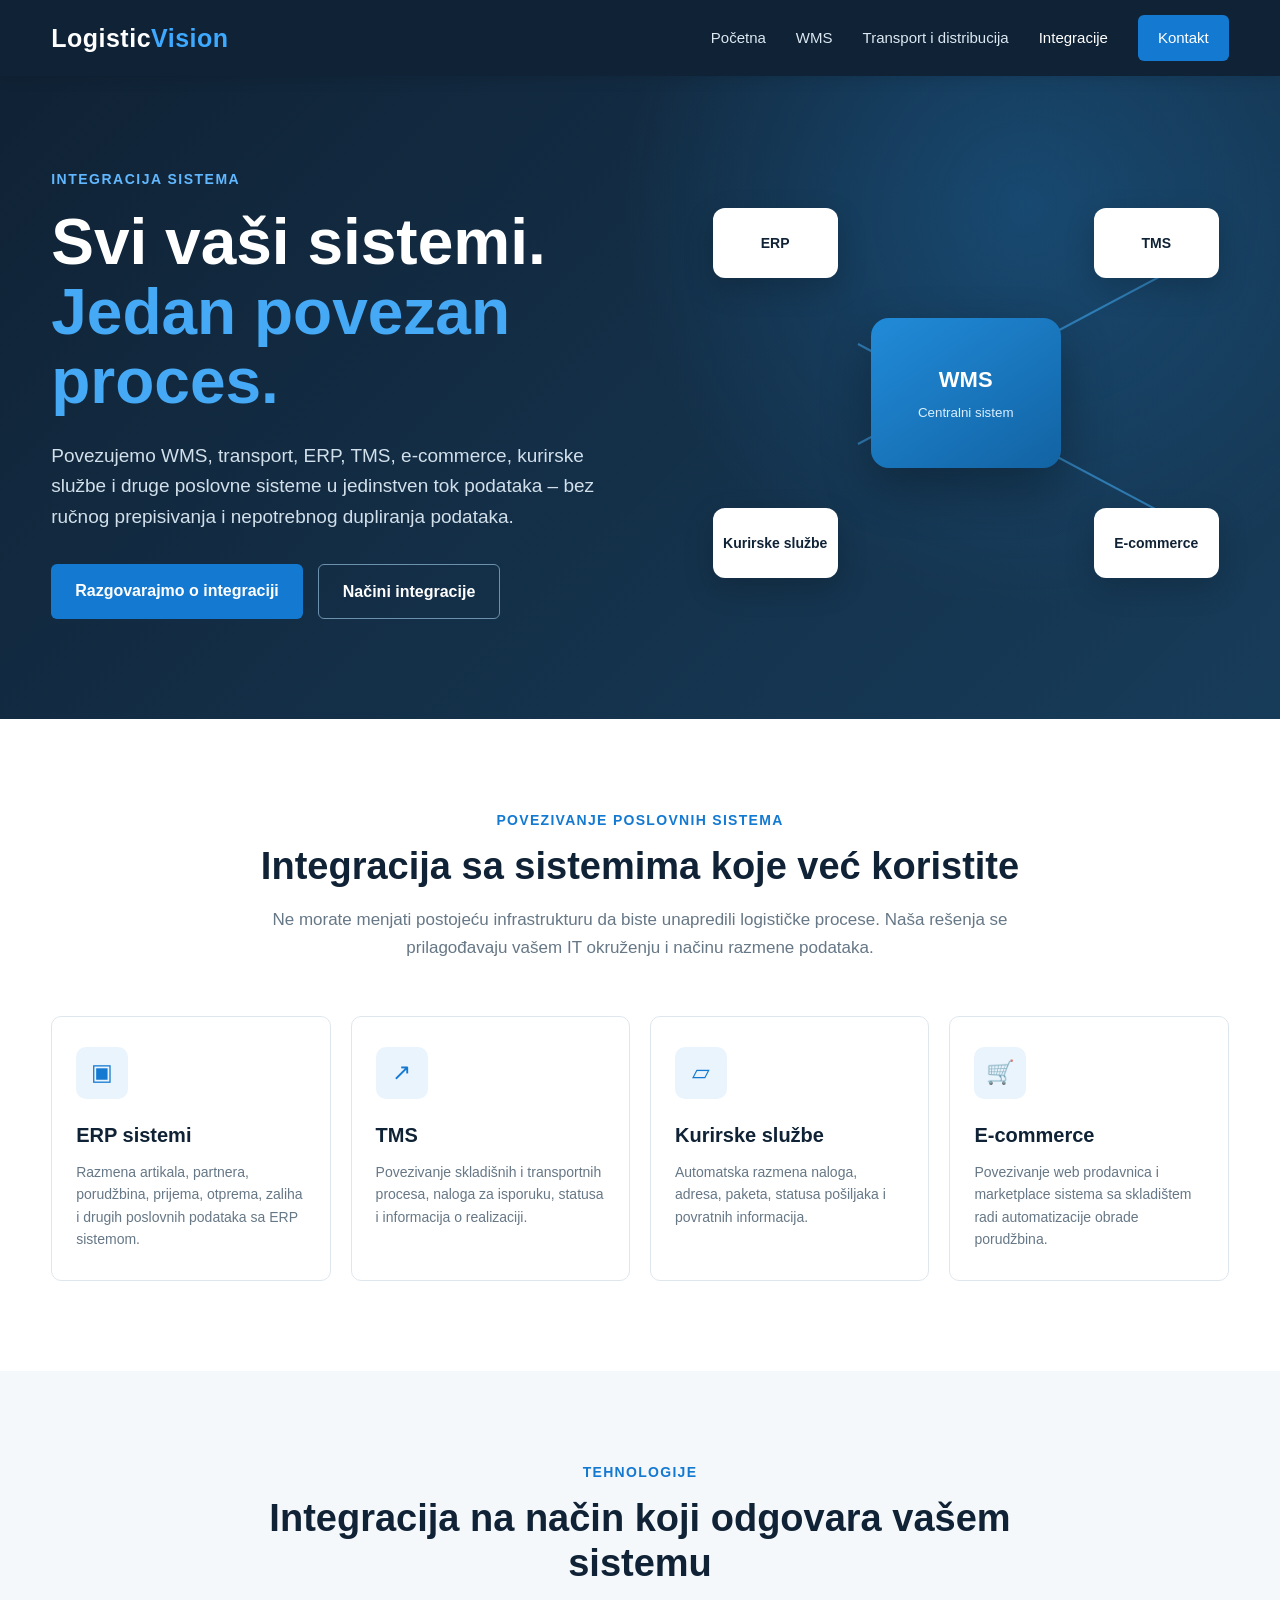
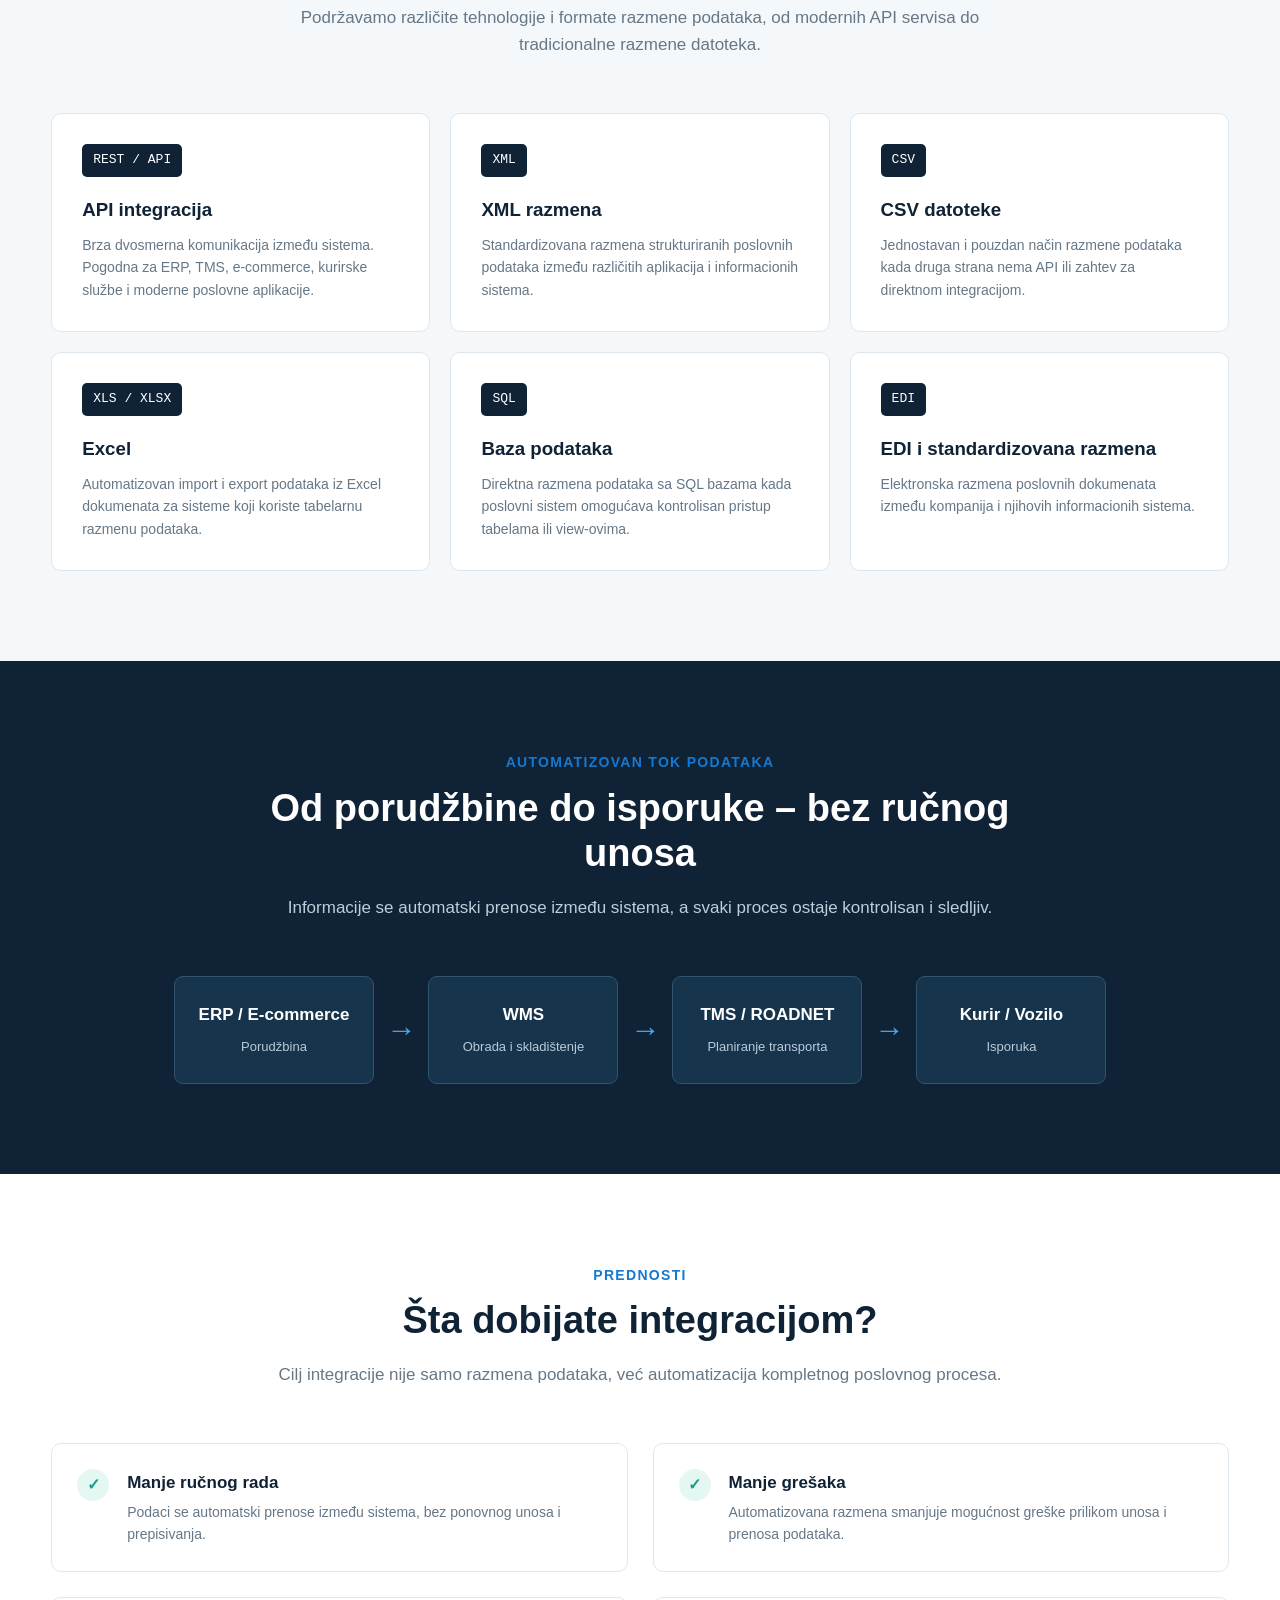
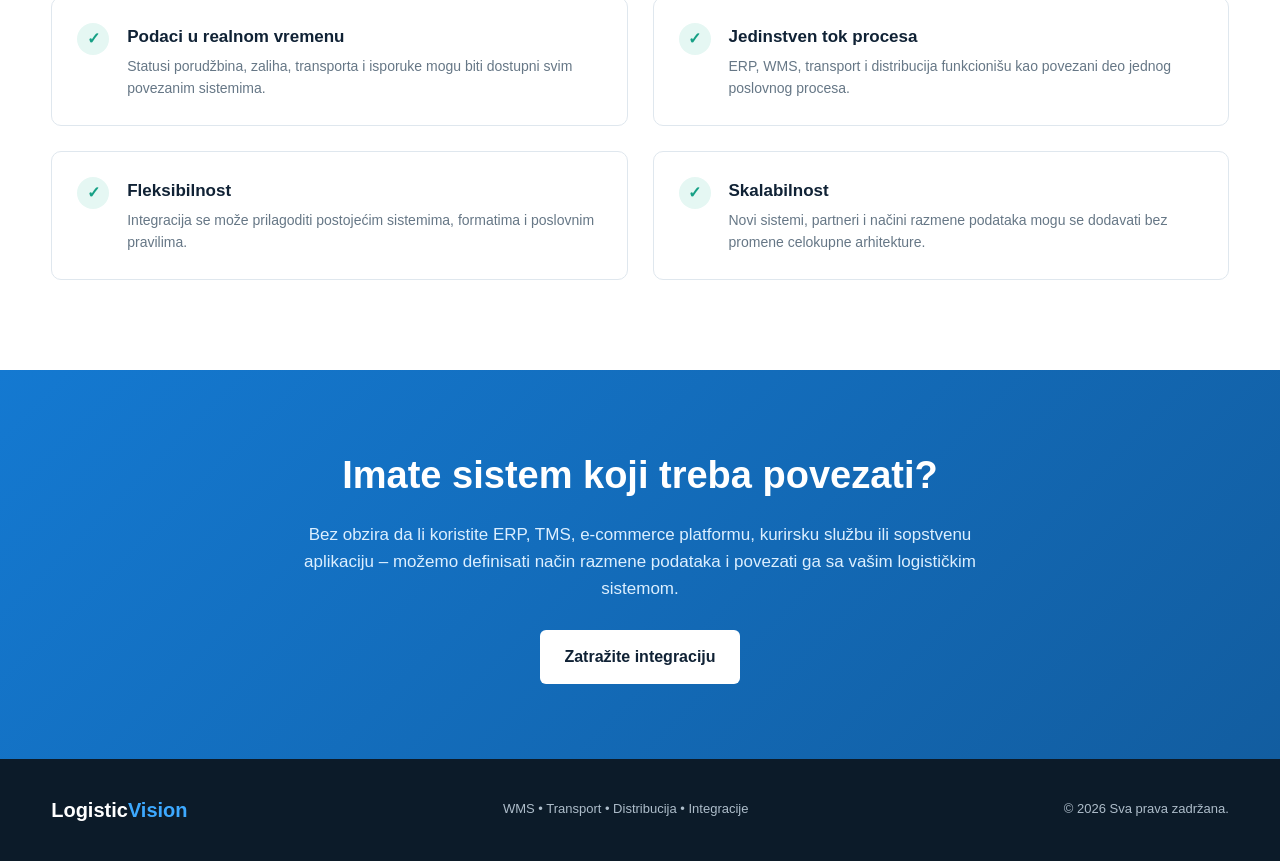
<file: Integracije.html>
<!DOCTYPE html>
<html lang="sr">
<head>
    <meta charset="UTF-8">
    <meta name="viewport" content="width=device-width, initial-scale=1.0">

    <title>Integracije poslovnih sistema | WMS, TMS, ERP i logistika</title>

    <meta name="description"
          content="Integracija WMS i transportnih rešenja sa ERP, TMS, kurirskim službama, e-commerce platformama i drugim poslovnim sistemima putem API, XML, CSV, Excel i direktne baze podataka.">

    <style>
        * {
            margin: 0;
            padding: 0;
            box-sizing: border-box;
        }

        :root {
            --dark: #102235;
            --dark2: #17344d;
            --blue: #1479d1;
            --blue-light: #eaf4fd;
            --green: #16a085;
            --text: #243746;
            --muted: #667786;
            --light: #f5f8fb;
            --white: #ffffff;
            --border: #dfe7ee;
        }

        body {
            font-family: Arial, Helvetica, sans-serif;
            color: var(--text);
            background: #fff;
            line-height: 1.6;
        }

        a {
            text-decoration: none;
            color: inherit;
        }

        .container {
            width: min(1180px, 92%);
            margin: auto;
        }

        /* ================= HEADER ================= */

        header {
            background: var(--dark);
            color: white;
            position: sticky;
            top: 0;
            z-index: 1000;
            box-shadow: 0 2px 15px rgba(0,0,0,.12);
        }

        .nav {
            min-height: 76px;
            display: flex;
            align-items: center;
            justify-content: space-between;
            gap: 30px;
        }

        .logo {
            font-size: 25px;
            font-weight: 700;
            letter-spacing: .5px;
        }

        .logo span {
            color: #3da9ff;
        }

        .menu {
            display: flex;
            gap: 30px;
            align-items: center;
            font-size: 15px;
        }

        .menu a {
            color: #dce8f2;
            transition: .2s;
        }

        .menu a:hover,
        .menu a.active {
            color: white;
        }

        .menu .contact {
            background: var(--blue);
            padding: 11px 20px;
            border-radius: 6px;
            color: white;
        }

        /* ================= HERO ================= */

        .hero {
            background:
                radial-gradient(circle at 80% 20%, rgba(35,141,222,.25), transparent 35%),
                linear-gradient(135deg, #102235, #173c5a);
            color: white;
            padding: 90px 0 100px;
            overflow: hidden;
        }

        .hero-grid {
            display: grid;
            grid-template-columns: 1.05fr .95fr;
            align-items: center;
            gap: 70px;
        }

        .eyebrow {
            display: inline-block;
            color: #62b8ff;
            font-size: 14px;
            font-weight: 700;
            letter-spacing: 1.5px;
            text-transform: uppercase;
            margin-bottom: 18px;
        }

        .hero h1 {
            font-size: clamp(40px, 5vw, 64px);
            line-height: 1.08;
            margin-bottom: 25px;
        }

        .hero h1 span {
            color: #45a9f5;
        }

        .hero p {
            font-size: 19px;
            color: #d2e0eb;
            max-width: 650px;
            margin-bottom: 32px;
        }

        .hero-buttons {
            display: flex;
            gap: 15px;
            flex-wrap: wrap;
        }

        .btn {
            display: inline-block;
            padding: 14px 24px;
            border-radius: 6px;
            font-weight: 700;
            transition: .2s;
        }

        .btn-primary {
            background: var(--blue);
            color: white;
        }

        .btn-primary:hover {
            background: #0f69b8;
        }

        .btn-outline {
            border: 1px solid #6b91ad;
            color: white;
        }

        .btn-outline:hover {
            background: rgba(255,255,255,.08);
        }

        /* ================= INTEGRATION VISUAL ================= */

        .integration-visual {
            position: relative;
            min-height: 390px;
            display: flex;
            align-items: center;
            justify-content: center;
        }

        .central-system {
            width: 190px;
            height: 150px;
            border-radius: 18px;
            background: linear-gradient(145deg, #218bd9, #1263a3);
            box-shadow: 0 20px 50px rgba(0,0,0,.3);
            display: flex;
            align-items: center;
            justify-content: center;
            flex-direction: column;
            position: relative;
            z-index: 3;
        }

        .central-system strong {
            font-size: 22px;
        }

        .central-system small {
            margin-top: 5px;
            color: #d9efff;
        }

        .node {
            position: absolute;
            background: white;
            color: var(--dark);
            width: 125px;
            min-height: 70px;
            border-radius: 12px;
            display: flex;
            align-items: center;
            justify-content: center;
            text-align: center;
            font-weight: 700;
            font-size: 14px;
            box-shadow: 0 10px 30px rgba(0,0,0,.18);
            z-index: 4;
        }

        .node.erp {
            top: 10px;
            left: 10px;
        }

        .node.tms {
            top: 10px;
            right: 10px;
        }

        .node.courier {
            bottom: 10px;
            left: 10px;
        }

        .node.ecom {
            bottom: 10px;
            right: 10px;
        }

        .connector {
            position: absolute;
            height: 2px;
            background: #3d9de0;
            opacity: .65;
            transform-origin: left center;
            z-index: 1;
        }

        .line1 {
            width: 190px;
            transform: rotate(28deg);
            left: 155px;
            top: 145px;
        }

        .line2 {
            width: 190px;
            transform: rotate(-28deg);
            left: 155px;
            top: 245px;
        }

        .line3 {
            width: 190px;
            transform: rotate(-28deg);
            left: 330px;
            top: 145px;
        }

        .line4 {
            width: 190px;
            transform: rotate(28deg);
            left: 330px;
            top: 245px;
        }

        /* ================= INTRO ================= */

        .section {
            padding: 90px 0;
        }

        .section.light {
            background: var(--light);
        }

        .section-header {
            max-width: 760px;
            margin: 0 auto 55px;
            text-align: center;
        }

        .section-header .label {
            color: var(--blue);
            font-weight: 700;
            font-size: 14px;
            text-transform: uppercase;
            letter-spacing: 1.3px;
            margin-bottom: 12px;
        }

        .section-header h2 {
            color: var(--dark);
            font-size: 38px;
            line-height: 1.2;
            margin-bottom: 17px;
        }

        .section-header p {
            color: var(--muted);
            font-size: 17px;
        }

        /* ================= SYSTEMS ================= */

        .systems {
            display: grid;
            grid-template-columns: repeat(4, 1fr);
            gap: 20px;
        }

        .system-card {
            background: white;
            border: 1px solid var(--border);
            padding: 30px 24px;
            border-radius: 10px;
            transition: .25s;
        }

        .system-card:hover {
            transform: translateY(-5px);
            box-shadow: 0 15px 35px rgba(16,34,53,.1);
            border-color: #b9d9f2;
        }

        .icon {
            width: 52px;
            height: 52px;
            border-radius: 10px;
            background: var(--blue-light);
            color: var(--blue);
            display: flex;
            align-items: center;
            justify-content: center;
            font-size: 23px;
            margin-bottom: 20px;
        }

        .system-card h3 {
            color: var(--dark);
            margin-bottom: 10px;
            font-size: 20px;
        }

        .system-card p {
            color: var(--muted);
            font-size: 14px;
        }

        /* ================= METHODS ================= */

        .methods-grid {
            display: grid;
            grid-template-columns: repeat(3, 1fr);
            gap: 20px;
        }

        .method {
            background: white;
            border: 1px solid var(--border);
            border-radius: 10px;
            padding: 30px;
        }

        .method-code {
            display: inline-block;
            background: var(--dark);
            color: white;
            padding: 6px 11px;
            border-radius: 5px;
            font-family: Consolas, monospace;
            font-size: 13px;
            margin-bottom: 18px;
        }

        .method h3 {
            color: var(--dark);
            margin-bottom: 9px;
        }

        .method p {
            color: var(--muted);
            font-size: 14px;
        }

        /* ================= DATA FLOW ================= */

        .flow-section {
            background: var(--dark);
            color: white;
        }

        .flow-section .section-header h2 {
            color: white;
        }

        .flow-section .section-header p {
            color: #bdcedb;
        }

        .flow {
            display: flex;
            align-items: center;
            justify-content: center;
            gap: 0;
            flex-wrap: wrap;
            margin-top: 30px;
        }

        .flow-item {
            min-width: 190px;
            padding: 24px;
            text-align: center;
            background: #17344d;
            border: 1px solid #31556e;
            border-radius: 9px;
        }

        .flow-item strong {
            display: block;
            font-size: 17px;
            margin-bottom: 5px;
        }

        .flow-item span {
            font-size: 13px;
            color: #b8cbd9;
        }

        .arrow {
            color: #4aa9e9;
            font-size: 30px;
            padding: 0 12px;
        }

        /* ================= BENEFITS ================= */

        .benefits {
            display: grid;
            grid-template-columns: 1fr 1fr;
            gap: 25px;
        }

        .benefit {
            display: flex;
            gap: 18px;
            padding: 25px;
            background: white;
            border: 1px solid var(--border);
            border-radius: 10px;
        }

        .check {
            flex-shrink: 0;
            width: 32px;
            height: 32px;
            border-radius: 50%;
            background: #e5f7f3;
            color: var(--green);
            display: flex;
            align-items: center;
            justify-content: center;
            font-weight: bold;
        }

        .benefit h3 {
            color: var(--dark);
            margin-bottom: 5px;
            font-size: 17px;
        }

        .benefit p {
            color: var(--muted);
            font-size: 14px;
        }

        /* ================= CTA ================= */

        .cta {
            padding: 75px 0;
            background: linear-gradient(135deg, #1479d1, #125da0);
            color: white;
            text-align: center;
        }

        .cta h2 {
            font-size: 38px;
            margin-bottom: 15px;
        }

        .cta p {
            max-width: 680px;
            margin: 0 auto 28px;
            color: #dcefff;
            font-size: 17px;
        }

        .cta .btn {
            background: white;
            color: var(--dark);
        }

        /* ================= FOOTER ================= */

        footer {
            background: #0c1b29;
            color: #aebdca;
            padding: 35px 0;
        }

        .footer-content {
            display: flex;
            justify-content: space-between;
            align-items: center;
            gap: 20px;
        }

        .footer-logo {
            color: white;
            font-weight: 700;
            font-size: 20px;
        }

        .footer-logo span {
            color: #3da9ff;
        }

        footer p {
            font-size: 13px;
        }

        /* ================= RESPONSIVE ================= */

        @media (max-width: 900px) {

            .hero-grid {
                grid-template-columns: 1fr;
            }

            .integration-visual {
                max-width: 600px;
                margin: auto;
            }

            .systems {
                grid-template-columns: repeat(2, 1fr);
            }

            .methods-grid {
                grid-template-columns: 1fr 1fr;
            }
        }

        @media (max-width: 650px) {

            .nav {
                min-height: 65px;
            }

            .menu {
                display: none;
            }

            .hero {
                padding: 65px 0;
            }

            .hero h1 {
                font-size: 40px;
            }

            .hero p {
                font-size: 17px;
            }

            .integration-visual {
                transform: scale(.75);
                margin: -40px auto;
            }

            .systems,
            .methods-grid,
            .benefits {
                grid-template-columns: 1fr;
            }

            .section {
                padding: 65px 0;
            }

            .section-header h2,
            .cta h2 {
                font-size: 30px;
            }

            .flow {
                flex-direction: column;
            }

            .arrow {
                transform: rotate(90deg);
                padding: 8px;
            }

            .footer-content {
                flex-direction: column;
                text-align: center;
            }
        }
    </style>
</head>

<body>

<!-- ================= HEADER ================= -->

<header>
    <div class="container nav">

        <a href="index.html" class="logo">
            Logistic<span>Vision</span>
        </a>

        <nav class="menu">
            <a href="index.html">Početna</a>
            <a href="wms.html">WMS</a>
            <a href="transport.html">Transport i distribucija</a>
            <a href="integracije.html" class="active">Integracije</a>
            <a href="#kontakt" class="contact">Kontakt</a>
        </nav>

    </div>
</header>


<!-- ================= HERO ================= -->

<section class="hero">

    <div class="container hero-grid">

        <div>

            <div class="eyebrow">
                Integracija sistema
            </div>

            <h1>
                Svi vaši sistemi.<br>
                <span>Jedan povezan proces.</span>
            </h1>

            <p>
                Povezujemo WMS, transport, ERP, TMS, e-commerce,
                kurirske službe i druge poslovne sisteme u jedinstven
                tok podataka – bez ručnog prepisivanja i nepotrebnog
                dupliranja podataka.
            </p>

            <div class="hero-buttons">

                <a href="#kontakt" class="btn btn-primary">
                    Razgovarajmo o integraciji
                </a>

                <a href="#nacini" class="btn btn-outline">
                    Načini integracije
                </a>

            </div>

        </div>


        <div class="integration-visual">

            <div class="node erp">
                ERP
            </div>

            <div class="node tms">
                TMS
            </div>

            <div class="node courier">
                Kurirske službe
            </div>

            <div class="node ecom">
                E-commerce
            </div>

            <div class="central-system">
                <strong>WMS</strong>
                <small>Centralni sistem</small>
            </div>

            <div class="connector line1"></div>
            <div class="connector line2"></div>
            <div class="connector line3"></div>
            <div class="connector line4"></div>

        </div>

    </div>

</section>


<!-- ================= UVOD ================= -->

<section class="section">

    <div class="container">

        <div class="section-header">

            <div class="label">
                Povezivanje poslovnih sistema
            </div>

            <h2>
                Integracija sa sistemima koje već koristite
            </h2>

            <p>
                Ne morate menjati postojeću infrastrukturu da biste
                unapredili logističke procese. Naša rešenja se prilagođavaju
                vašem IT okruženju i načinu razmene podataka.
            </p>

        </div>


        <div class="systems">

            <div class="system-card">
                <div class="icon">▣</div>
                <h3>ERP sistemi</h3>
                <p>
                    Razmena artikala, partnera, porudžbina, prijema,
                    otprema, zaliha i drugih poslovnih podataka sa ERP sistemom.
                </p>
            </div>

            <div class="system-card">
                <div class="icon">↗</div>
                <h3>TMS</h3>
                <p>
                    Povezivanje skladišnih i transportnih procesa,
                    naloga za isporuku, statusa i informacija o realizaciji.
                </p>
            </div>

            <div class="system-card">
                <div class="icon">▱</div>
                <h3>Kurirske službe</h3>
                <p>
                    Automatska razmena naloga, adresa, paketa,
                    statusa pošiljaka i povratnih informacija.
                </p>
            </div>

            <div class="system-card">
                <div class="icon">🛒</div>
                <h3>E-commerce</h3>
                <p>
                    Povezivanje web prodavnica i marketplace sistema
                    sa skladištem radi automatizacije obrade porudžbina.
                </p>
            </div>

        </div>

    </div>

</section>


<!-- ================= NACINI ================= -->

<section class="section light" id="nacini">

    <div class="container">

        <div class="section-header">

            <div class="label">
                Tehnologije
            </div>

            <h2>
                Integracija na način koji odgovara vašem sistemu
            </h2>

            <p>
                Podržavamo različite tehnologije i formate razmene podataka,
                od modernih API servisa do tradicionalne razmene datoteka.
            </p>

        </div>


        <div class="methods-grid">

            <div class="method">

                <span class="method-code">REST / API</span>

                <h3>API integracija</h3>

                <p>
                    Brza dvosmerna komunikacija između sistema.
                    Pogodna za ERP, TMS, e-commerce, kurirske službe
                    i moderne poslovne aplikacije.
                </p>

            </div>


            <div class="method">

                <span class="method-code">XML</span>

                <h3>XML razmena</h3>

                <p>
                    Standardizovana razmena strukturiranih poslovnih
                    podataka između različitih aplikacija i informacionih sistema.
                </p>

            </div>


            <div class="method">

                <span class="method-code">CSV</span>

                <h3>CSV datoteke</h3>

                <p>
                    Jednostavan i pouzdan način razmene podataka kada
                    druga strana nema API ili zahtev za direktnom integracijom.
                </p>

            </div>


            <div class="method">

                <span class="method-code">XLS / XLSX</span>

                <h3>Excel</h3>

                <p>
                    Automatizovan import i export podataka iz Excel
                    dokumenata za sisteme koji koriste tabelarnu razmenu podataka.
                </p>

            </div>


            <div class="method">

                <span class="method-code">SQL</span>

                <h3>Baza podataka</h3>

                <p>
                    Direktna razmena podataka sa SQL bazama kada poslovni
                    sistem omogućava kontrolisan pristup tabelama ili view-ovima.
                </p>

            </div>


            <div class="method">

                <span class="method-code">EDI</span>

                <h3>EDI i standardizovana razmena</h3>

                <p>
                    Elektronska razmena poslovnih dokumenata između
                    kompanija i njihovih informacionih sistema.
                </p>

            </div>

        </div>

    </div>

</section>


<!-- ================= TOK PODATAKA ================= -->

<section class="section flow-section">

    <div class="container">

        <div class="section-header">

            <div class="label">
                Automatizovan tok podataka
            </div>

            <h2>
                Od porudžbine do isporuke – bez ručnog unosa
            </h2>

            <p>
                Informacije se automatski prenose između sistema,
                a svaki proces ostaje kontrolisan i sledljiv.
            </p>

        </div>


        <div class="flow">

            <div class="flow-item">
                <strong>ERP / E-commerce</strong>
                <span>Porudžbina</span>
            </div>

            <div class="arrow">→</div>

            <div class="flow-item">
                <strong>WMS</strong>
                <span>Obrada i skladištenje</span>
            </div>

            <div class="arrow">→</div>

            <div class="flow-item">
                <strong>TMS / ROADNET</strong>
                <span>Planiranje transporta</span>
            </div>

            <div class="arrow">→</div>

            <div class="flow-item">
                <strong>Kurir / Vozilo</strong>
                <span>Isporuka</span>
            </div>

        </div>

    </div>

</section>


<!-- ================= BENEFITI ================= -->

<section class="section">

    <div class="container">

        <div class="section-header">

            <div class="label">
                Prednosti
            </div>

            <h2>
                Šta dobijate integracijom?
            </h2>

            <p>
                Cilj integracije nije samo razmena podataka,
                već automatizacija kompletnog poslovnog procesa.
            </p>

        </div>


        <div class="benefits">

            <div class="benefit">

                <div class="check">✓</div>

                <div>
                    <h3>Manje ručnog rada</h3>
                    <p>
                        Podaci se automatski prenose između sistema,
                        bez ponovnog unosa i prepisivanja.
                    </p>
                </div>

            </div>


            <div class="benefit">

                <div class="check">✓</div>

                <div>
                    <h3>Manje grešaka</h3>
                    <p>
                        Automatizovana razmena smanjuje mogućnost
                        greške prilikom unosa i prenosa podataka.
                    </p>
                </div>

            </div>


            <div class="benefit">

                <div class="check">✓</div>

                <div>
                    <h3>Podaci u realnom vremenu</h3>
                    <p>
                        Statusi porudžbina, zaliha, transporta i isporuke
                        mogu biti dostupni svim povezanim sistemima.
                    </p>
                </div>

            </div>


            <div class="benefit">

                <div class="check">✓</div>

                <div>
                    <h3>Jedinstven tok procesa</h3>
                    <p>
                        ERP, WMS, transport i distribucija funkcionišu
                        kao povezani deo jednog poslovnog procesa.
                    </p>
                </div>

            </div>


            <div class="benefit">

                <div class="check">✓</div>

                <div>
                    <h3>Fleksibilnost</h3>
                    <p>
                        Integracija se može prilagoditi postojećim
                        sistemima, formatima i poslovnim pravilima.
                    </p>
                </div>

            </div>


            <div class="benefit">

                <div class="check">✓</div>

                <div>
                    <h3>Skalabilnost</h3>
                    <p>
                        Novi sistemi, partneri i načini razmene podataka
                        mogu se dodavati bez promene celokupne arhitekture.
                    </p>
                </div>

            </div>

        </div>

    </div>

</section>


<!-- ================= CTA ================= -->

<section class="cta" id="kontakt">

    <div class="container">

        <h2>
            Imate sistem koji treba povezati?
        </h2>

        <p>
            Bez obzira da li koristite ERP, TMS, e-commerce platformu,
            kurirsku službu ili sopstvenu aplikaciju – možemo definisati
            način razmene podataka i povezati ga sa vašim logističkim sistemom.
        </p>

        <a href="mailto:info@vasadomena.rs" class="btn">
            Zatražite integraciju
        </a>

    </div>

</section>


<!-- ================= FOOTER ================= -->

<footer>

    <div class="container footer-content">

        <div class="footer-logo">
            Logistic<span>Vision</span>
        </div>

        <p>
            WMS • Transport • Distribucija • Integracije
        </p>

        <p>
            © 2026 Sva prava zadržana.
        </p>

    </div>

</footer>

</body>
</html>
</file>
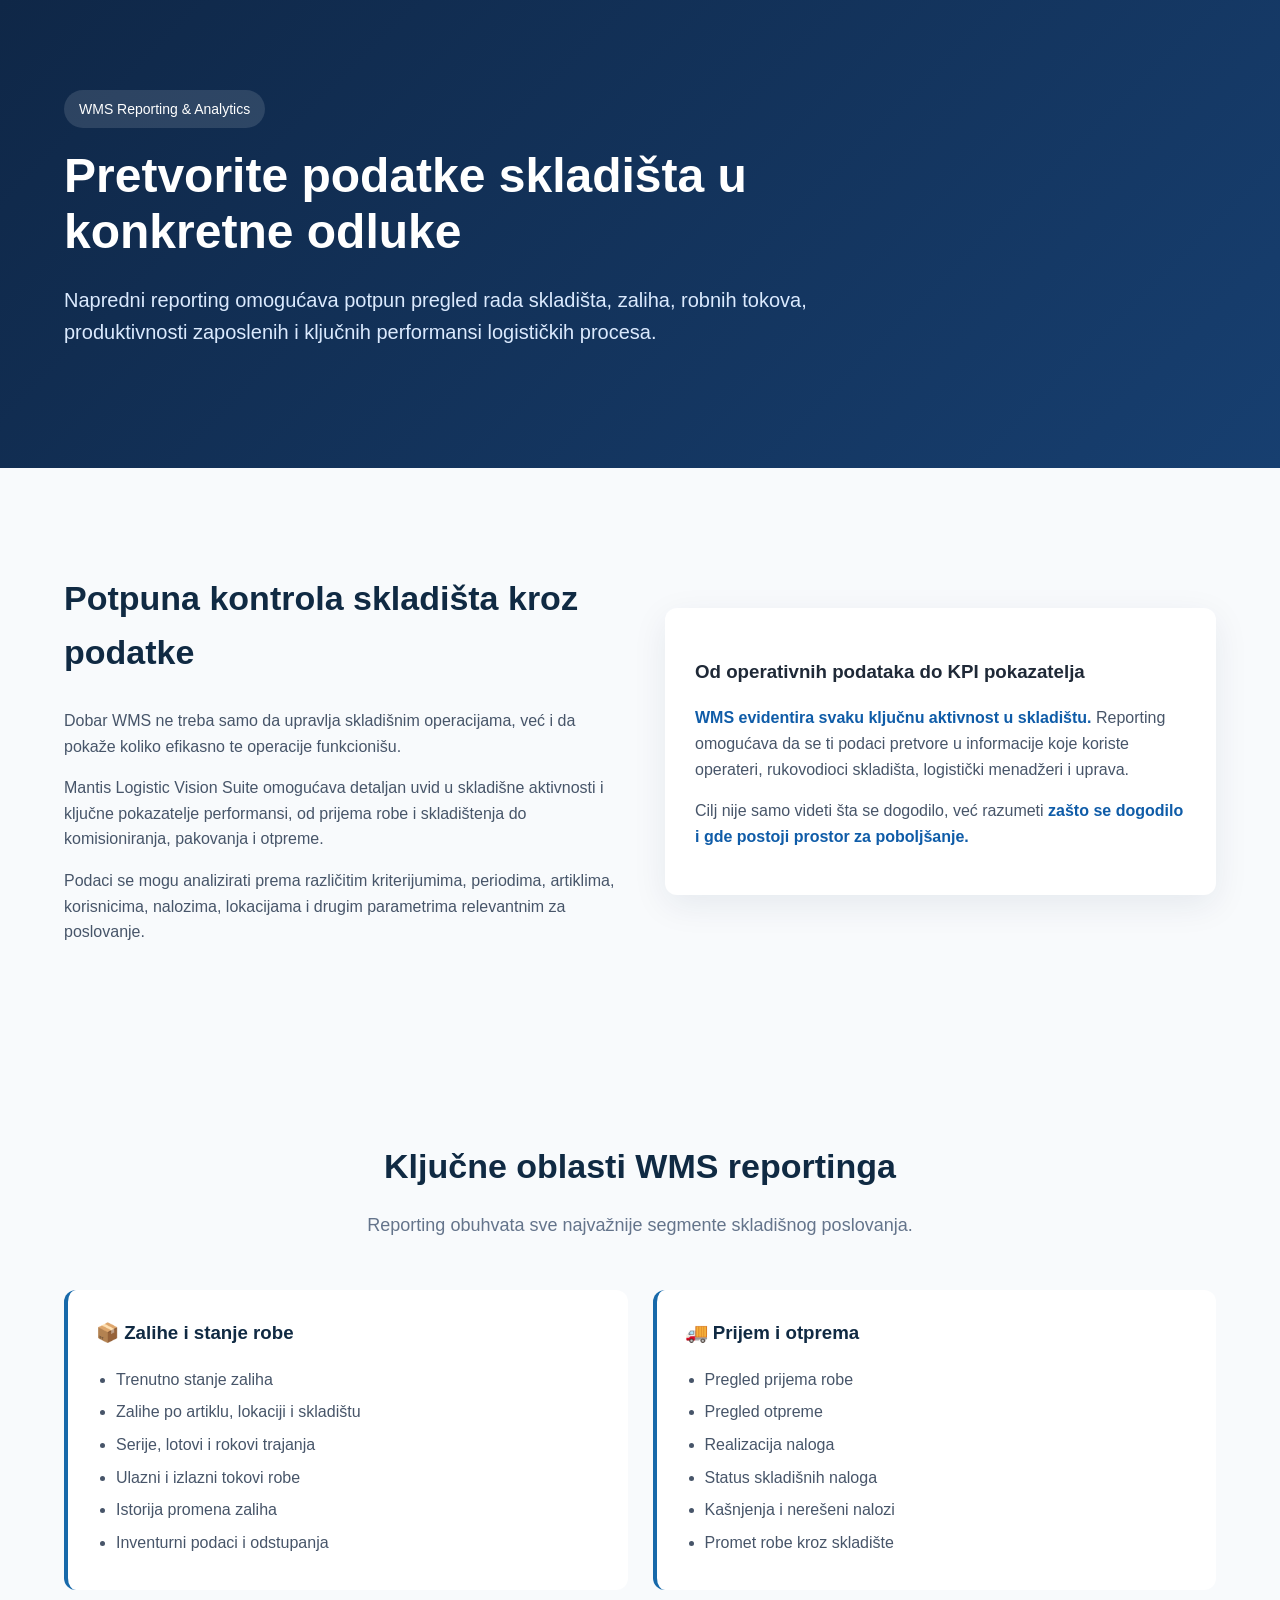
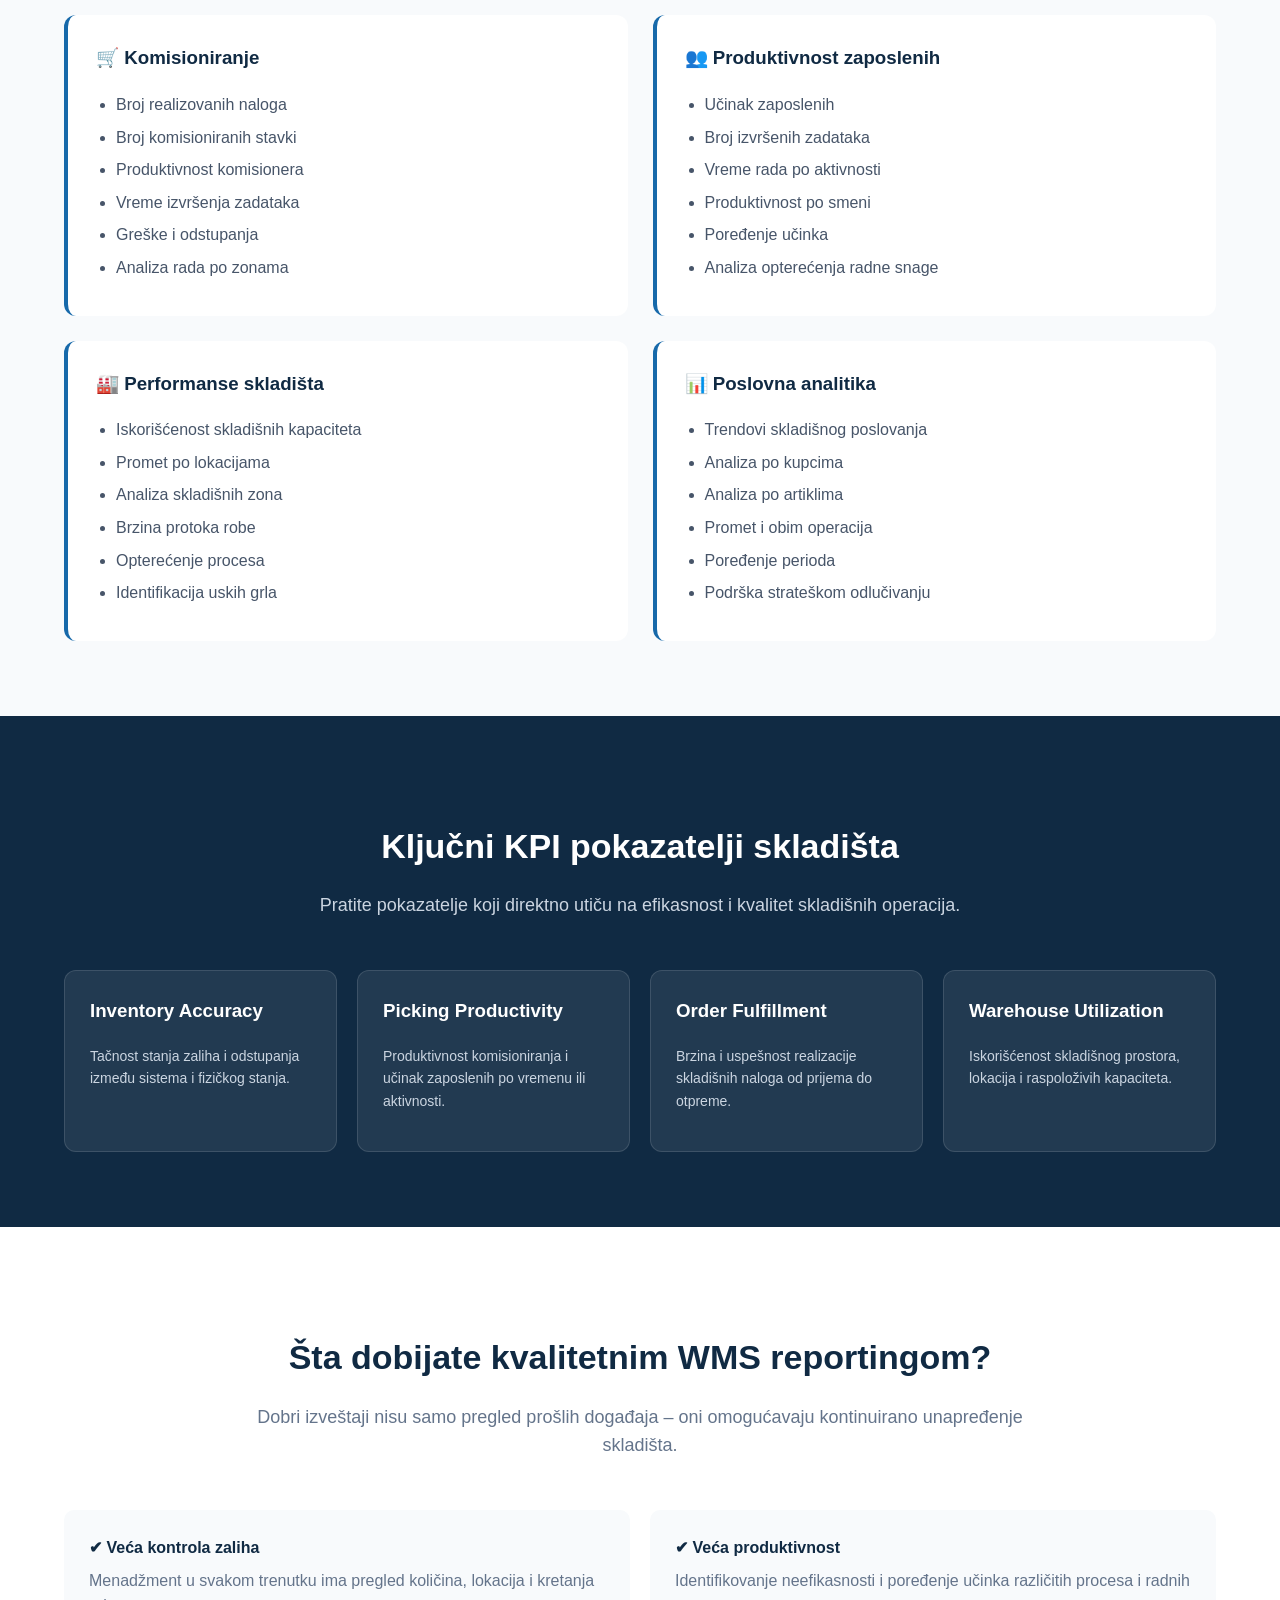
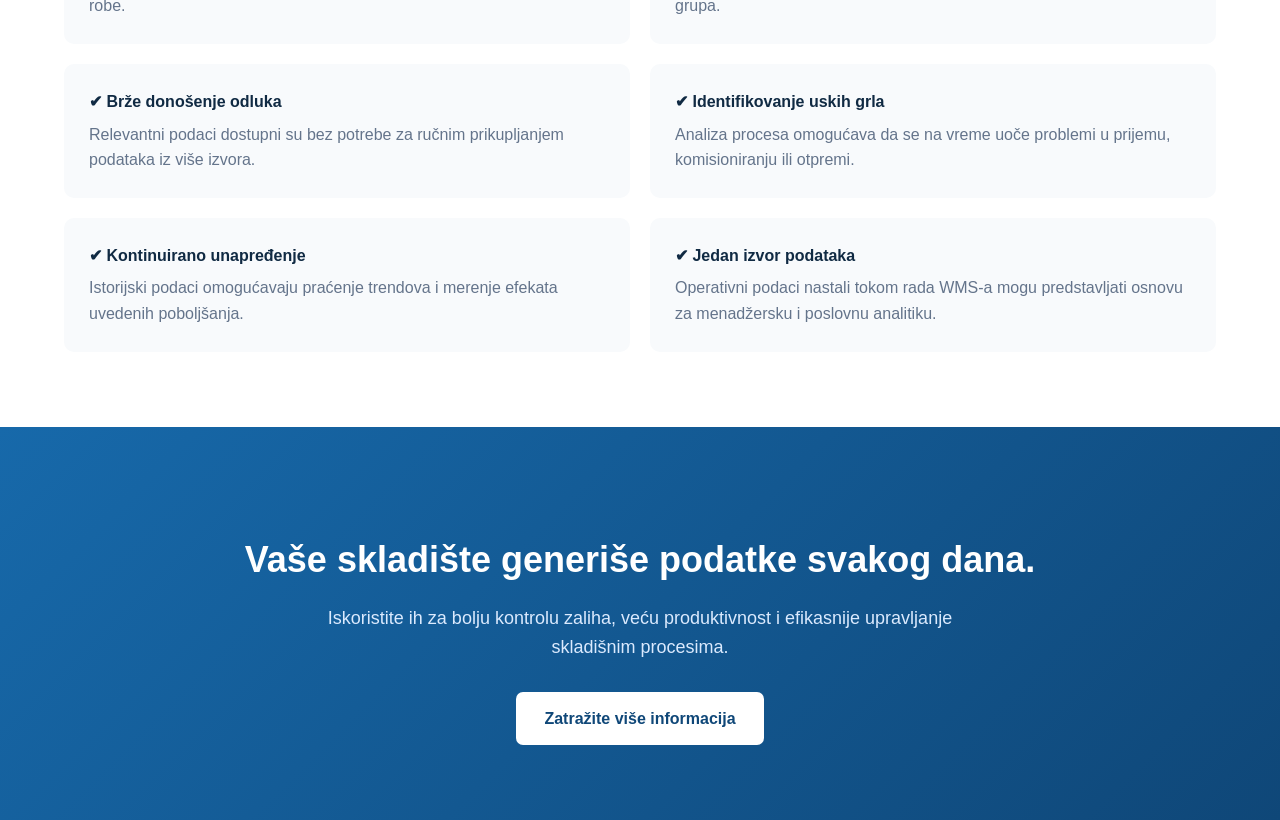
<file: Reporting.html>
<!DOCTYPE html>
<html lang="sr">
<head>
    <meta charset="UTF-8">
    <meta name="viewport" content="width=device-width, initial-scale=1.0">

    <title>WMS Reporting i analitika | Kontrola skladišnih procesa</title>

    <meta name="description"
          content="Napredni WMS reporting i analitika za potpunu kontrolu skladišnih operacija, zaliha, produktivnosti, komisioniranja i performansi skladišta.">

    <style>
        * {
            box-sizing: border-box;
        }

        body {
            margin: 0;
            font-family: Arial, Helvetica, sans-serif;
            color: #1f2937;
            background: #ffffff;
            line-height: 1.6;
        }

        .container {
            width: 90%;
            max-width: 1200px;
            margin: auto;
        }

        /* HERO */

        .hero {
            background: linear-gradient(135deg, #0f2747, #173f70);
            color: white;
            padding: 90px 0;
        }

        .hero-content {
            max-width: 850px;
        }

        .hero h1 {
            font-size: 48px;
            line-height: 1.15;
            margin: 0 0 25px;
        }

        .hero p {
            font-size: 20px;
            color: #dbeafe;
            margin-bottom: 30px;
        }

        .badge {
            display: inline-block;
            padding: 8px 15px;
            border-radius: 20px;
            background: rgba(255,255,255,0.12);
            margin-bottom: 20px;
            font-size: 14px;
        }

        /* SECTIONS */

        section {
            padding: 75px 0;
        }

        .section-title {
            text-align: center;
            max-width: 800px;
            margin: 0 auto 50px;
        }

        .section-title h2 {
            font-size: 34px;
            margin-bottom: 15px;
            color: #102a43;
        }

        .section-title p {
            color: #64748b;
            font-size: 18px;
        }

        /* INTRO */

        .intro {
            background: #f8fafc;
        }

        .intro-grid {
            display: grid;
            grid-template-columns: 1fr 1fr;
            gap: 50px;
            align-items: center;
        }

        .intro h2 {
            font-size: 34px;
            color: #102a43;
        }

        .intro p {
            color: #475569;
        }

        .highlight-box {
            background: white;
            padding: 30px;
            border-radius: 12px;
            box-shadow: 0 10px 35px rgba(15, 39, 71, 0.08);
        }

        .highlight-box strong {
            color: #0f5ca8;
        }

        /* CARDS */

        .cards {
            display: grid;
            grid-template-columns: repeat(3, 1fr);
            gap: 25px;
        }

        .card {
            padding: 30px;
            border: 1px solid #e2e8f0;
            border-radius: 12px;
            background: white;
            transition: 0.2s;
        }

        .card:hover {
            transform: translateY(-4px);
            box-shadow: 0 12px 30px rgba(15, 39, 71, 0.08);
        }

        .card-icon {
            font-size: 30px;
            margin-bottom: 15px;
        }

        .card h3 {
            margin-top: 0;
            color: #102a43;
            font-size: 21px;
        }

        .card p {
            color: #64748b;
            font-size: 15px;
        }

        /* REPORTING */

        .reporting {
            background: #f8fafc;
        }

        .report-grid {
            display: grid;
            grid-template-columns: repeat(2, 1fr);
            gap: 25px;
        }

        .report-item {
            background: white;
            padding: 28px;
            border-radius: 12px;
            border-left: 4px solid #1769aa;
        }

        .report-item h3 {
            margin-top: 0;
            color: #102a43;
        }

        .report-item ul {
            padding-left: 20px;
            margin-bottom: 0;
        }

        .report-item li {
            margin-bottom: 7px;
            color: #475569;
        }

        /* KPI */

        .kpi {
            background: #102a43;
            color: white;
        }

        .kpi .section-title h2 {
            color: white;
        }

        .kpi .section-title p {
            color: #cbd5e1;
        }

        .kpi-grid {
            display: grid;
            grid-template-columns: repeat(4, 1fr);
            gap: 20px;
        }

        .kpi-box {
            background: rgba(255,255,255,0.08);
            border: 1px solid rgba(255,255,255,0.12);
            border-radius: 12px;
            padding: 25px;
        }

        .kpi-box h3 {
            margin-top: 0;
            color: white;
        }

        .kpi-box p {
            color: #cbd5e1;
            font-size: 14px;
        }

        /* BENEFITS */

        .benefit-list {
            display: grid;
            grid-template-columns: repeat(2, 1fr);
            gap: 20px;
        }

        .benefit {
            padding: 25px;
            background: #f8fafc;
            border-radius: 10px;
        }

        .benefit strong {
            display: block;
            margin-bottom: 7px;
            color: #102a43;
        }

        .benefit span {
            color: #64748b;
        }

        /* CTA */

        .cta {
            background: linear-gradient(135deg, #1769aa, #0f4778);
            color: white;
            text-align: center;
        }

        .cta h2 {
            font-size: 36px;
            margin-bottom: 15px;
        }

        .cta p {
            max-width: 700px;
            margin: 0 auto 30px;
            color: #dbeafe;
            font-size: 18px;
        }

        .btn {
            display: inline-block;
            padding: 14px 28px;
            background: white;
            color: #0f4778;
            border-radius: 7px;
            text-decoration: none;
            font-weight: bold;
        }

        /* MOBILE */

        @media (max-width: 900px) {

            .cards,
            .kpi-grid {
                grid-template-columns: repeat(2, 1fr);
            }

            .intro-grid,
            .report-grid,
            .benefit-list {
                grid-template-columns: 1fr;
            }

            .hero h1 {
                font-size: 38px;
            }
        }

        @media (max-width: 600px) {

            .cards,
            .kpi-grid {
                grid-template-columns: 1fr;
            }

            section {
                padding: 55px 0;
            }

            .hero {
                padding: 65px 0;
            }

            .hero h1 {
                font-size: 32px;
            }
        }
    </style>
</head>

<body>

<!-- HERO -->

<section class="hero">
    <div class="container">

        <div class="hero-content">

            <div class="badge">WMS Reporting & Analytics</div>

            <h1>
                Pretvorite podatke skladišta u konkretne odluke
            </h1>

            <p>
                Napredni reporting omogućava potpun pregled rada skladišta,
                zaliha, robnih tokova, produktivnosti zaposlenih i ključnih
                performansi logističkih procesa.
            </p>

        </div>

    </div>
</section>


<!-- INTRO -->

<section class="intro">

    <div class="container">

        <div class="intro-grid">

            <div>

                <h2>
                    Potpuna kontrola skladišta kroz podatke
                </h2>

                <p>
                    Dobar WMS ne treba samo da upravlja skladišnim operacijama,
                    već i da pokaže koliko efikasno te operacije funkcionišu.
                </p>

                <p>
                    Mantis Logistic Vision Suite omogućava detaljan uvid u
                    skladišne aktivnosti i ključne pokazatelje performansi,
                    od prijema robe i skladištenja do komisioniranja,
                    pakovanja i otpreme.
                </p>

                <p>
                    Podaci se mogu analizirati prema različitim kriterijumima,
                    periodima, artiklima, korisnicima, nalozima, lokacijama
                    i drugim parametrima relevantnim za poslovanje.
                </p>

            </div>

            <div class="highlight-box">

                <h3>Od operativnih podataka do KPI pokazatelja</h3>

                <p>
                    <strong>WMS evidentira svaku ključnu aktivnost u skladištu.</strong>
                    Reporting omogućava da se ti podaci pretvore u informacije
                    koje koriste operateri, rukovodioci skladišta, logistički
                    menadžeri i uprava.
                </p>

                <p>
                    Cilj nije samo videti šta se dogodilo, već razumeti
                    <strong>zašto se dogodilo i gde postoji prostor za poboljšanje.</strong>
                </p>

            </div>

        </div>

    </div>

</section>


<!-- REPORTING CATEGORIES -->

<section class="reporting">

    <div class="container">

        <div class="section-title">

            <h2>
                Ključne oblasti WMS reportinga
            </h2>

            <p>
                Reporting obuhvata sve najvažnije segmente skladišnog poslovanja.
            </p>

        </div>


        <div class="report-grid">


            <div class="report-item">

                <h3>📦 Zalihe i stanje robe</h3>

                <ul>
                    <li>Trenutno stanje zaliha</li>
                    <li>Zalihe po artiklu, lokaciji i skladištu</li>
                    <li>Serije, lotovi i rokovi trajanja</li>
                    <li>Ulazni i izlazni tokovi robe</li>
                    <li>Istorija promena zaliha</li>
                    <li>Inventurni podaci i odstupanja</li>
                </ul>

            </div>


            <div class="report-item">

                <h3>🚚 Prijem i otprema</h3>

                <ul>
                    <li>Pregled prijema robe</li>
                    <li>Pregled otpreme</li>
                    <li>Realizacija naloga</li>
                    <li>Status skladišnih naloga</li>
                    <li>Kašnjenja i nerešeni nalozi</li>
                    <li>Promet robe kroz skladište</li>
                </ul>

            </div>


            <div class="report-item">

                <h3>🛒 Komisioniranje</h3>

                <ul>
                    <li>Broj realizovanih naloga</li>
                    <li>Broj komisioniranih stavki</li>
                    <li>Produktivnost komisionera</li>
                    <li>Vreme izvršenja zadataka</li>
                    <li>Greške i odstupanja</li>
                    <li>Analiza rada po zonama</li>
                </ul>

            </div>


            <div class="report-item">

                <h3>👥 Produktivnost zaposlenih</h3>

                <ul>
                    <li>Učinak zaposlenih</li>
                    <li>Broj izvršenih zadataka</li>
                    <li>Vreme rada po aktivnosti</li>
                    <li>Produktivnost po smeni</li>
                    <li>Poređenje učinka</li>
                    <li>Analiza opterećenja radne snage</li>
                </ul>

            </div>


            <div class="report-item">

                <h3>🏭 Performanse skladišta</h3>

                <ul>
                    <li>Iskorišćenost skladišnih kapaciteta</li>
                    <li>Promet po lokacijama</li>
                    <li>Analiza skladišnih zona</li>
                    <li>Brzina protoka robe</li>
                    <li>Opterećenje procesa</li>
                    <li>Identifikacija uskih grla</li>
                </ul>

            </div>


            <div class="report-item">

                <h3>📊 Poslovna analitika</h3>

                <ul>
                    <li>Trendovi skladišnog poslovanja</li>
                    <li>Analiza po kupcima</li>
                    <li>Analiza po artiklima</li>
                    <li>Promet i obim operacija</li>
                    <li>Poređenje perioda</li>
                    <li>Podrška strateškom odlučivanju</li>
                </ul>

            </div>

        </div>

    </div>

</section>


<!-- KPI -->

<section class="kpi">

    <div class="container">

        <div class="section-title">

            <h2>
                Ključni KPI pokazatelji skladišta
            </h2>

            <p>
                Pratite pokazatelje koji direktno utiču na efikasnost
                i kvalitet skladišnih operacija.
            </p>

        </div>


        <div class="kpi-grid">

            <div class="kpi-box">
                <h3>Inventory Accuracy</h3>
                <p>
                    Tačnost stanja zaliha i odstupanja između sistema
                    i fizičkog stanja.
                </p>
            </div>

            <div class="kpi-box">
                <h3>Picking Productivity</h3>
                <p>
                    Produktivnost komisioniranja i učinak zaposlenih
                    po vremenu ili aktivnosti.
                </p>
            </div>

            <div class="kpi-box">
                <h3>Order Fulfillment</h3>
                <p>
                    Brzina i uspešnost realizacije skladišnih naloga
                    od prijema do otpreme.
                </p>
            </div>

            <div class="kpi-box">
                <h3>Warehouse Utilization</h3>
                <p>
                    Iskorišćenost skladišnog prostora, lokacija i
                    raspoloživih kapaciteta.
                </p>
            </div>

        </div>

    </div>

</section>


<!-- BENEFITS -->

<section>

    <div class="container">

        <div class="section-title">

            <h2>
                Šta dobijate kvalitetnim WMS reportingom?
            </h2>

            <p>
                Dobri izveštaji nisu samo pregled prošlih događaja –
                oni omogućavaju kontinuirano unapređenje skladišta.
            </p>

        </div>


        <div class="benefit-list">

            <div class="benefit">

                <strong>✔ Veća kontrola zaliha</strong>

                <span>
                    Menadžment u svakom trenutku ima pregled količina,
                    lokacija i kretanja robe.
                </span>

            </div>


            <div class="benefit">

                <strong>✔ Veća produktivnost</strong>

                <span>
                    Identifikovanje neefikasnosti i poređenje učinka
                    različitih procesa i radnih grupa.
                </span>

            </div>


            <div class="benefit">

                <strong>✔ Brže donošenje odluka</strong>

                <span>
                    Relevantni podaci dostupni su bez potrebe za
                    ručnim prikupljanjem podataka iz više izvora.
                </span>

            </div>


            <div class="benefit">

                <strong>✔ Identifikovanje uskih grla</strong>

                <span>
                    Analiza procesa omogućava da se na vreme uoče
                    problemi u prijemu, komisioniranju ili otpremi.
                </span>

            </div>


            <div class="benefit">

                <strong>✔ Kontinuirano unapređenje</strong>

                <span>
                    Istorijski podaci omogućavaju praćenje trendova
                    i merenje efekata uvedenih poboljšanja.
                </span>

            </div>


            <div class="benefit">

                <strong>✔ Jedan izvor podataka</strong>

                <span>
                    Operativni podaci nastali tokom rada WMS-a mogu
                    predstavljati osnovu za menadžersku i poslovnu analitiku.
                </span>

            </div>

        </div>

    </div>

</section>


<!-- CTA -->

<section class="cta">

    <div class="container">

        <h2>
            Vaše skladište generiše podatke svakog dana.
        </h2>

        <p>
            Iskoristite ih za bolju kontrolu zaliha, veću produktivnost
            i efikasnije upravljanje skladišnim procesima.
        </p>

        <a href="kontakt.html" class="btn">
            Zatražite više informacija
        </a>

    </div>

</section>


</body>
</html>
</file>
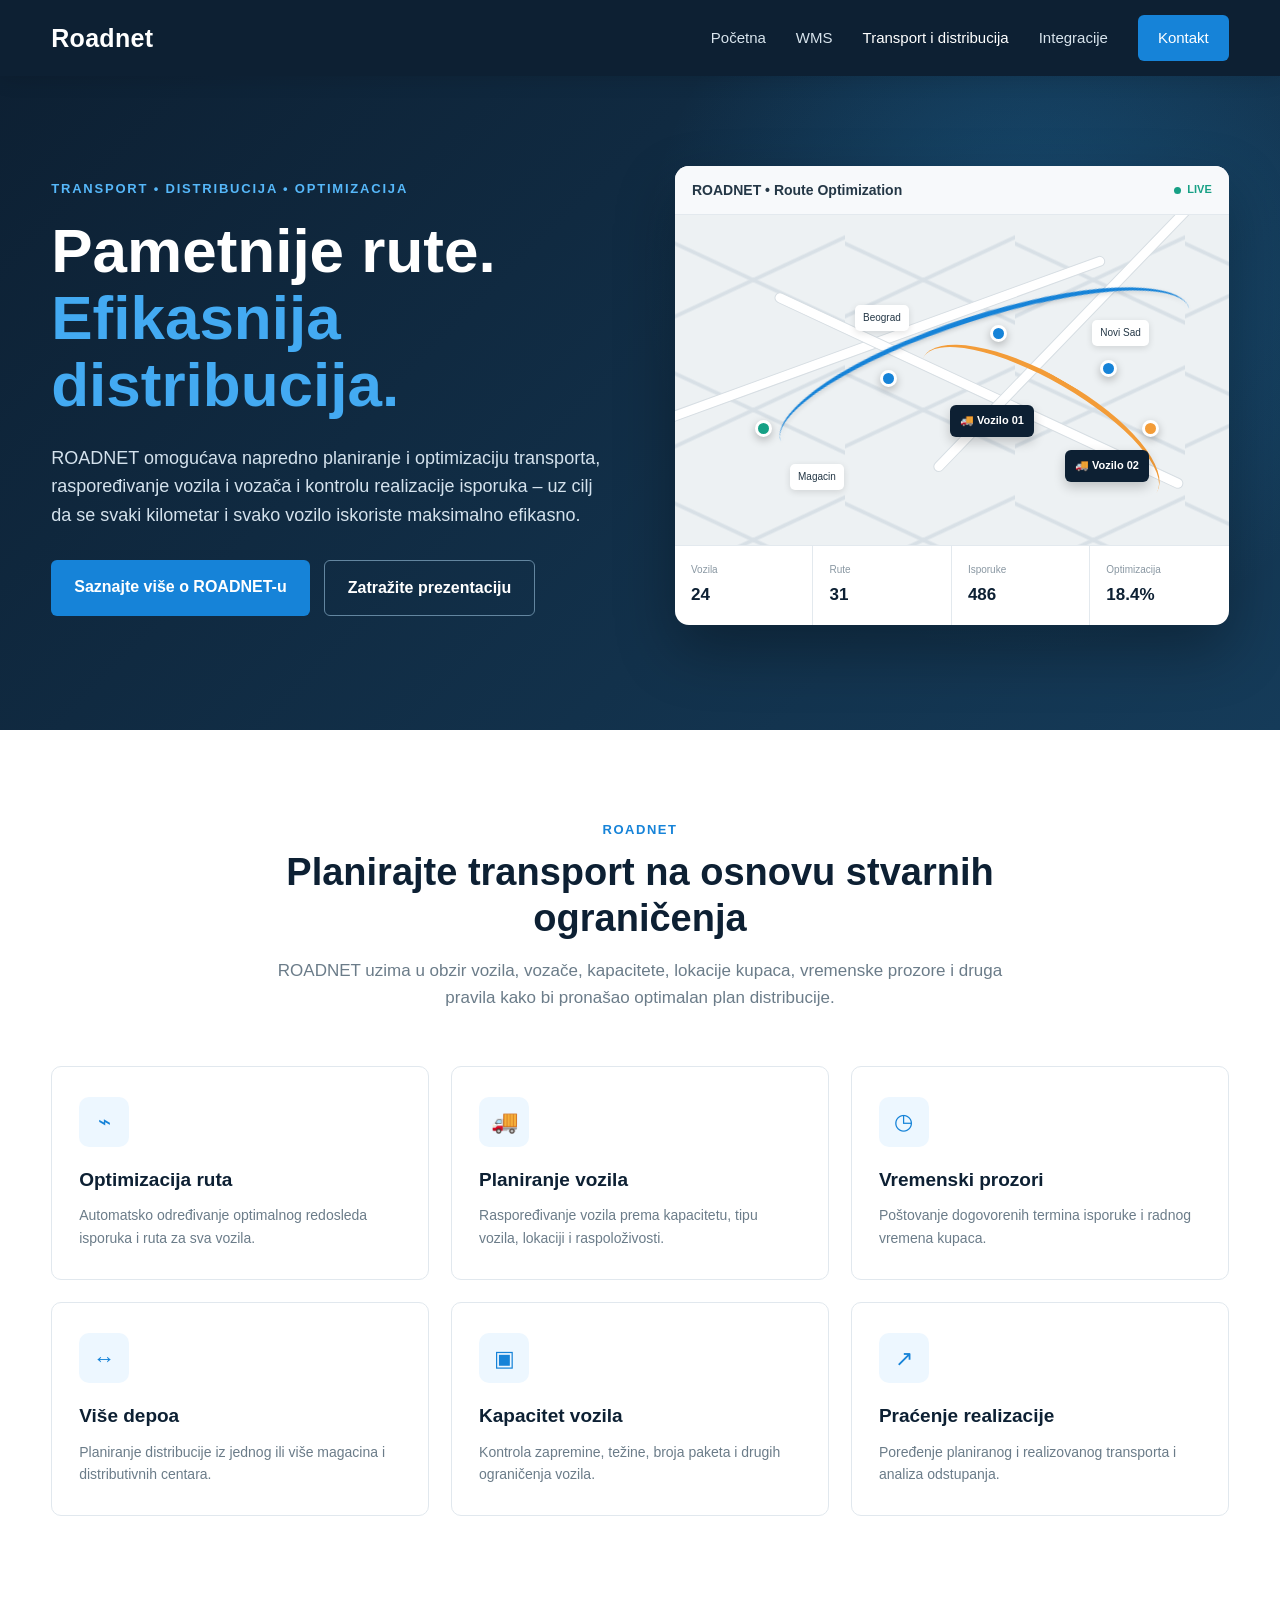
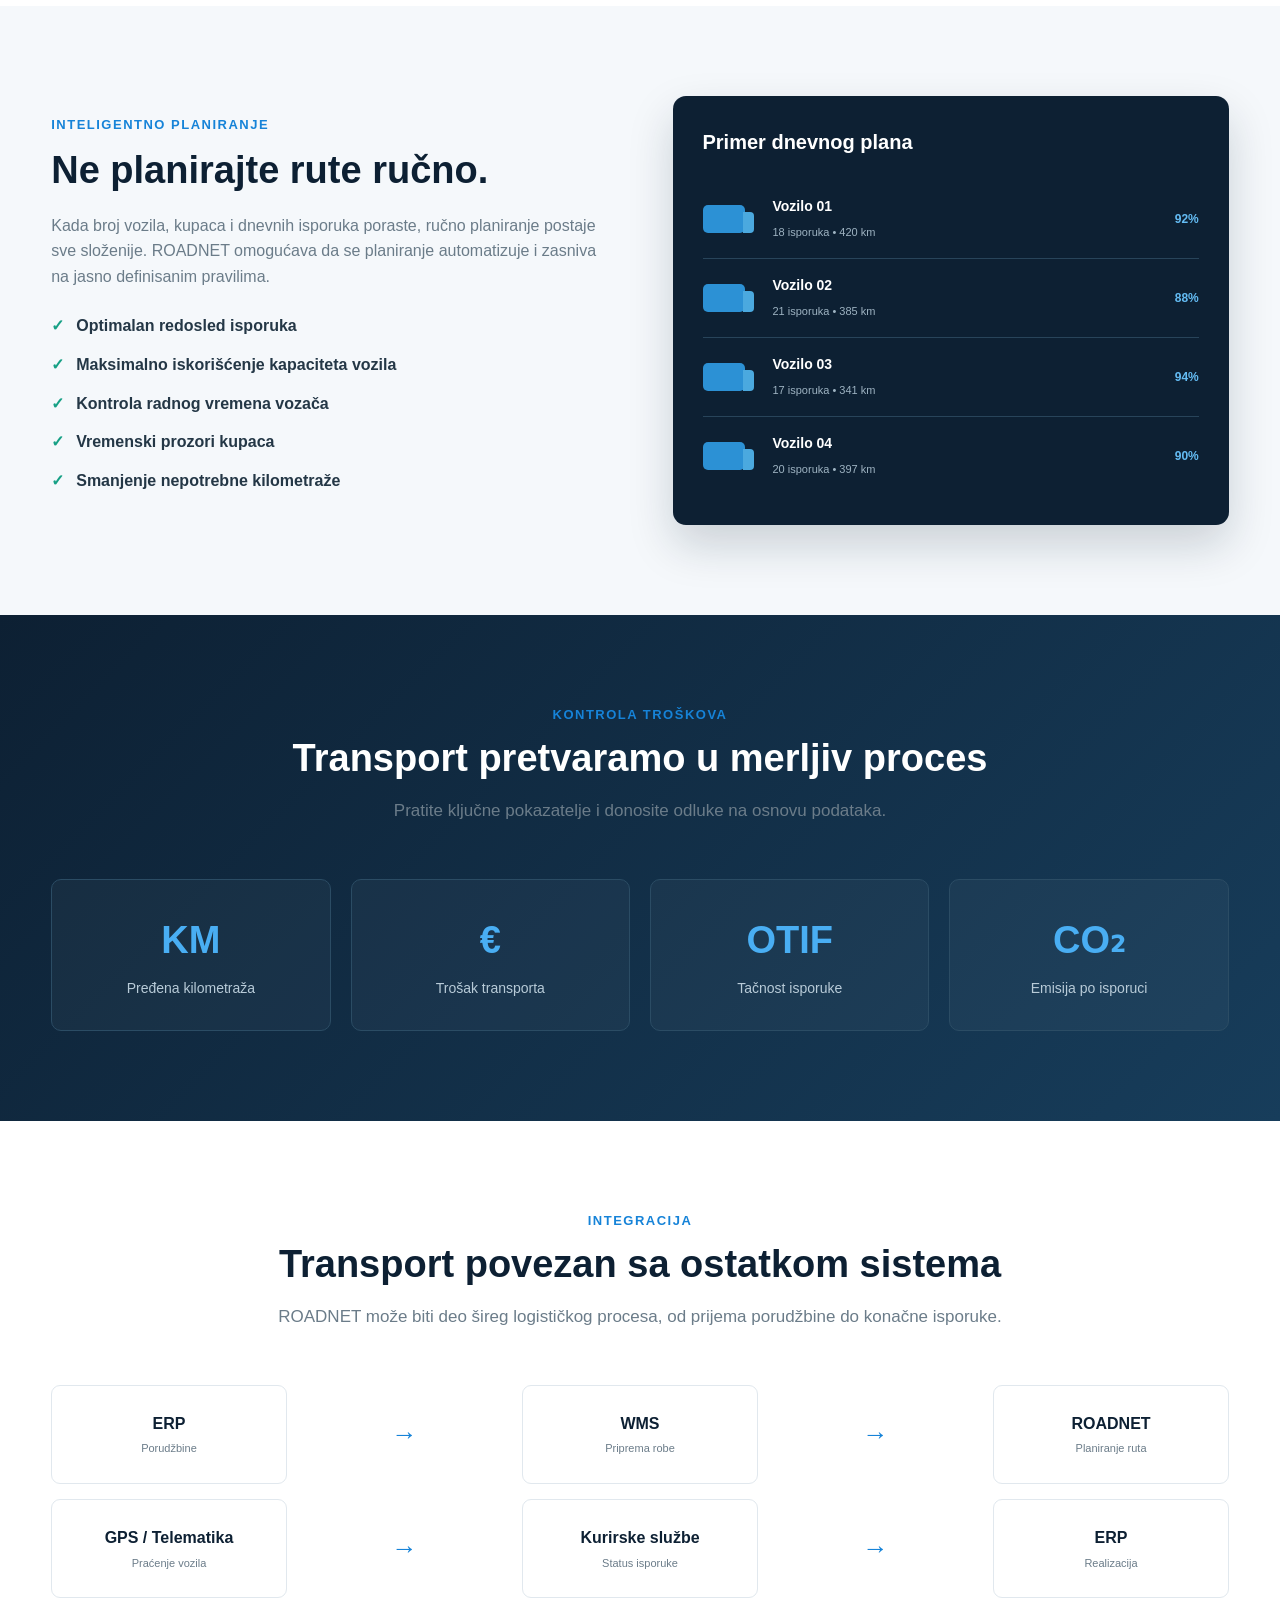
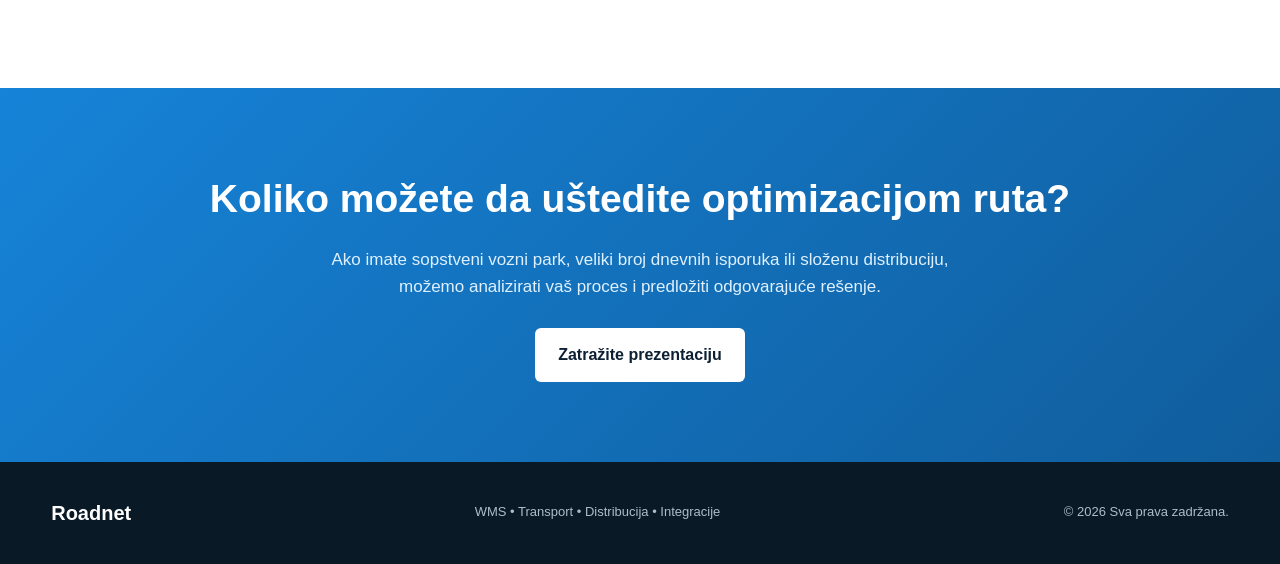
<file: TransportIDistribucija.html>
<!DOCTYPE html>
<html lang="sr">
<head>
    <meta charset="UTF-8">
    <meta name="viewport" content="width=device-width, initial-scale=1.0">

    <title>Transport i distribucija | ROADNET</title>

    <meta name="description"
          content="ROADNET rešenje za planiranje i optimizaciju transporta i distribucije. Optimizacija ruta, vozila, isporuka, troškova i vremena uz povezivanje sa WMS i ERP sistemima.">

    <style>
        * {
            margin: 0;
            padding: 0;
            box-sizing: border-box;
        }

        :root {
            --navy: #0d2033;
            --navy2: #132f48;
            --blue: #1683d8;
            --blue2: #39a7f3;
            --light-blue: #edf7ff;
            --green: #16a085;
            --orange: #f39c38;
            --text: #243746;
            --muted: #6b7c89;
            --light: #f5f8fb;
            --border: #e1e8ee;
            --white: #fff;
        }

        body {
            font-family: Arial, Helvetica, sans-serif;
            color: var(--text);
            background: #fff;
            line-height: 1.6;
        }

        a {
            text-decoration: none;
            color: inherit;
        }

        .container {
            width: min(1180px, 92%);
            margin: auto;
        }

        /* ================= HEADER ================= */

        header {
            height: 76px;
            background: var(--navy);
            color: white;
            position: sticky;
            top: 0;
            z-index: 1000;
            box-shadow: 0 3px 20px rgba(0,0,0,.12);
        }

        .nav {
            height: 76px;
            display: flex;
            justify-content: space-between;
            align-items: center;
        }

        .logo {
            font-size: 25px;
            font-weight: 800;
            letter-spacing: .3px;
        }

        .logo span {
            color: var(--blue2);
        }

        .menu {
            display: flex;
            align-items: center;
            gap: 30px;
            font-size: 15px;
        }

        .menu a {
            color: #d8e4ed;
            transition: .2s;
        }

        .menu a:hover,
        .menu a.active {
            color: white;
        }

        .menu .contact {
            background: var(--blue);
            padding: 11px 20px;
            border-radius: 6px;
            color: white;
        }

        /* ================= HERO ================= */

        .hero {
            background:
                radial-gradient(circle at 80% 30%, rgba(40,160,235,.25), transparent 34%),
                linear-gradient(135deg, #0d2033 0%, #153b59 100%);
            color: white;
            padding: 90px 0 105px;
            overflow: hidden;
        }

        .hero-grid {
            display: grid;
            grid-template-columns: 1fr 1fr;
            gap: 70px;
            align-items: center;
        }

        .eyebrow {
            display: inline-block;
            color: #56b8fa;
            font-size: 13px;
            font-weight: 700;
            letter-spacing: 1.8px;
            text-transform: uppercase;
            margin-bottom: 18px;
        }

        .hero h1 {
            font-size: clamp(42px, 5vw, 62px);
            line-height: 1.08;
            margin-bottom: 25px;
        }

        .hero h1 span {
            color: #43aaf2;
        }

        .hero p {
            color: #d4e2ed;
            font-size: 18px;
            max-width: 600px;
            margin-bottom: 30px;
        }

        .buttons {
            display: flex;
            gap: 14px;
            flex-wrap: wrap;
        }

        .btn {
            display: inline-block;
            padding: 14px 23px;
            border-radius: 6px;
            font-weight: 700;
            transition: .2s;
        }

        .btn-primary {
            background: var(--blue);
            color: white;
        }

        .btn-primary:hover {
            background: #0d70ba;
        }

        .btn-outline {
            border: 1px solid #6386a0;
            color: white;
        }

        .btn-outline:hover {
            background: rgba(255,255,255,.08);
        }

        /* ================= ROADNET DASHBOARD ================= */

        .dashboard {
            background: #fff;
            border-radius: 14px;
            overflow: hidden;
            box-shadow: 0 25px 60px rgba(0,0,0,.3);
            color: var(--text);
        }

        .dashboard-top {
            background: #f7f9fb;
            border-bottom: 1px solid #e3e9ee;
            padding: 13px 17px;
            display: flex;
            justify-content: space-between;
            align-items: center;
        }

        .dashboard-title {
            font-weight: 700;
            font-size: 14px;
        }

        .live {
            display: flex;
            align-items: center;
            gap: 6px;
            font-size: 11px;
            color: var(--green);
            font-weight: 700;
        }

        .live-dot {
            width: 7px;
            height: 7px;
            border-radius: 50%;
            background: var(--green);
        }

        .map {
            height: 330px;
            position: relative;
            overflow: hidden;
            background:
                linear-gradient(25deg, transparent 47%, #d8e0e6 48%, #d8e0e6 49%, transparent 50%),
                linear-gradient(155deg, transparent 47%, #d8e0e6 48%, #d8e0e6 49%, transparent 50%),
                #edf1f3;
            background-size: 170px 130px;
        }

        .road {
            position: absolute;
            background: #fff;
            height: 11px;
            border: 1px solid #d7dee3;
            transform-origin: left center;
            border-radius: 20px;
        }

        .road.one {
            width: 500px;
            left: -40px;
            top: 210px;
            transform: rotate(-20deg);
        }

        .road.two {
            width: 450px;
            left: 100px;
            top: 75px;
            transform: rotate(25deg);
        }

        .road.three {
            width: 390px;
            left: 260px;
            top: 250px;
            transform: rotate(-46deg);
        }

        .route {
            position: absolute;
            width: 430px;
            height: 120px;
            border-top: 5px solid var(--blue);
            border-radius: 50%;
            transform: rotate(-18deg);
            left: 95px;
            top: 100px;
            filter: drop-shadow(0 2px 2px rgba(0,0,0,.15));
        }

        .route2 {
            position: absolute;
            width: 270px;
            height: 100px;
            border-top: 5px solid var(--orange);
            border-radius: 50%;
            transform: rotate(30deg);
            left: 230px;
            top: 160px;
        }

        .marker {
            position: absolute;
            width: 17px;
            height: 17px;
            border-radius: 50%;
            background: var(--blue);
            border: 3px solid white;
            box-shadow: 0 3px 8px rgba(0,0,0,.25);
        }

        .marker.start {
            left: 80px;
            top: 205px;
            background: var(--green);
        }

        .marker.m1 {
            left: 205px;
            top: 155px;
        }

        .marker.m2 {
            left: 315px;
            top: 110px;
        }

        .marker.m3 {
            left: 425px;
            top: 145px;
        }

        .marker.end {
            right: 70px;
            top: 205px;
            background: var(--orange);
        }

        .vehicle {
            position: absolute;
            background: var(--navy);
            color: white;
            padding: 7px 10px;
            border-radius: 6px;
            font-size: 11px;
            font-weight: 700;
            box-shadow: 0 5px 12px rgba(0,0,0,.2);
        }

        .vehicle.v1 {
            left: 275px;
            top: 190px;
        }

        .vehicle.v2 {
            left: 390px;
            top: 235px;
        }

        .map-label {
            position: absolute;
            background: white;
            padding: 5px 8px;
            border-radius: 5px;
            font-size: 10px;
            box-shadow: 0 2px 7px rgba(0,0,0,.12);
        }

        .label1 {
            left: 180px;
            top: 90px;
        }

        .label2 {
            right: 80px;
            top: 105px;
        }

        .label3 {
            left: 115px;
            bottom: 55px;
        }

        .dashboard-bottom {
            display: grid;
            grid-template-columns: repeat(4,1fr);
            border-top: 1px solid #e3e9ee;
        }

        .stat {
            padding: 16px;
            border-right: 1px solid #e3e9ee;
        }

        .stat:last-child {
            border-right: none;
        }

        .stat small {
            color: #8997a2;
            display: block;
            font-size: 10px;
            margin-bottom: 3px;
        }

        .stat strong {
            color: var(--navy);
            font-size: 17px;
        }

        /* ================= INTRO ================= */

        .section {
            padding: 90px 0;
        }

        .light {
            background: var(--light);
        }

        .section-title {
            max-width: 760px;
            text-align: center;
            margin: 0 auto 55px;
        }

        .section-title .label {
            color: var(--blue);
            font-size: 13px;
            font-weight: 700;
            text-transform: uppercase;
            letter-spacing: 1.5px;
            margin-bottom: 10px;
        }

        .section-title h2 {
            font-size: 38px;
            line-height: 1.2;
            color: var(--navy);
            margin-bottom: 15px;
        }

        .section-title p {
            color: var(--muted);
            font-size: 17px;
        }

        /* ================= FEATURES ================= */

        .features {
            display: grid;
            grid-template-columns: repeat(3,1fr);
            gap: 22px;
        }

        .feature {
            background: white;
            border: 1px solid var(--border);
            padding: 30px 27px;
            border-radius: 10px;
            transition: .25s;
        }

        .feature:hover {
            transform: translateY(-5px);
            box-shadow: 0 15px 35px rgba(13,32,51,.09);
            border-color: #b9d9ef;
        }

        .feature-icon {
            width: 50px;
            height: 50px;
            border-radius: 10px;
            background: var(--light-blue);
            color: var(--blue);
            display: flex;
            align-items: center;
            justify-content: center;
            font-size: 22px;
            margin-bottom: 18px;
        }

        .feature h3 {
            color: var(--navy);
            font-size: 19px;
            margin-bottom: 9px;
        }

        .feature p {
            color: var(--muted);
            font-size: 14px;
        }

        /* ================= TWO COLUMN ================= */

        .two-column {
            display: grid;
            grid-template-columns: 1fr 1fr;
            gap: 65px;
            align-items: center;
        }

        .content-label {
            color: var(--blue);
            text-transform: uppercase;
            font-size: 13px;
            font-weight: 700;
            letter-spacing: 1.5px;
            margin-bottom: 12px;
        }

        .content h2 {
            color: var(--navy);
            font-size: 38px;
            line-height: 1.18;
            margin-bottom: 20px;
        }

        .content > p {
            color: var(--muted);
            margin-bottom: 24px;
        }

        .list {
            list-style: none;
        }

        .list li {
            display: flex;
            gap: 12px;
            margin-bottom: 13px;
            color: var(--text);
            font-weight: 600;
        }

        .check {
            color: var(--green);
            font-weight: 800;
        }

        /* ================= VEHICLE PANEL ================= */

        .vehicle-panel {
            background: var(--navy);
            border-radius: 13px;
            padding: 30px;
            color: white;
            box-shadow: 0 20px 45px rgba(13,32,51,.18);
        }

        .vehicle-panel h3 {
            margin-bottom: 22px;
            font-size: 20px;
        }

        .vehicle-row {
            display: grid;
            grid-template-columns: 55px 1fr 80px;
            gap: 15px;
            align-items: center;
            padding: 15px 0;
            border-bottom: 1px solid #28445a;
        }

        .vehicle-row:last-child {
            border-bottom: none;
        }

        .truck {
            width: 42px;
            height: 28px;
            background: #2c91d5;
            border-radius: 5px;
            position: relative;
        }

        .truck:after {
            content: "";
            position: absolute;
            right: -9px;
            top: 7px;
            width: 11px;
            height: 21px;
            background: #4ba9df;
            border-radius: 0 4px 4px 0;
        }

        .vehicle-info strong {
            display: block;
            font-size: 14px;
        }

        .vehicle-info span {
            font-size: 11px;
            color: #9eb3c2;
        }

        .vehicle-value {
            text-align: right;
            font-size: 12px;
            color: #64bcf4;
            font-weight: 700;
        }

        /* ================= KPI ================= */

        .kpi {
            background: linear-gradient(135deg,#0d2033,#173d5b);
            color: white;
        }

        .kpi-grid {
            display: grid;
            grid-template-columns: repeat(4,1fr);
            gap: 20px;
        }

        .kpi-card {
            padding: 30px 20px;
            border: 1px solid #2b4c64;
            border-radius: 10px;
            text-align: center;
            background: rgba(255,255,255,.035);
        }

        .kpi-card strong {
            display: block;
            font-size: 38px;
            color: #49aef3;
            margin-bottom: 4px;
        }

        .kpi-card span {
            color: #b8cbd8;
            font-size: 14px;
        }

        /* ================= INTEGRATION ================= */

        .integration {
            display: grid;
            grid-template-columns: repeat(5,1fr);
            align-items: center;
            gap: 0;
            margin-top: 35px;
        }

        .integration-box {
            background: white;
            border: 1px solid var(--border);
            padding: 25px 15px;
            text-align: center;
            border-radius: 9px;
            font-weight: 700;
            color: var(--navy);
        }

        .integration-box small {
            display: block;
            color: var(--muted);
            font-weight: normal;
            font-size: 11px;
            margin-top: 4px;
        }

        .integration-arrow {
            text-align: center;
            color: var(--blue);
            font-size: 26px;
        }

        /* ================= CTA ================= */

        .cta {
            padding: 80px 0;
            text-align: center;
            background: linear-gradient(135deg,#1683d8,#105d9c);
            color: white;
        }

        .cta h2 {
            font-size: 39px;
            margin-bottom: 15px;
        }

        .cta p {
            max-width: 680px;
            margin: 0 auto 28px;
            color: #dff1ff;
            font-size: 17px;
        }

        .cta .btn {
            background: white;
            color: var(--navy);
        }

        /* ================= FOOTER ================= */

        footer {
            background: #091925;
            color: #aebdca;
            padding: 35px 0;
        }

        .footer {
            display: flex;
            justify-content: space-between;
            align-items: center;
        }

        .footer-logo {
            color: white;
            font-weight: 800;
            font-size: 20px;
        }

        .footer-logo span {
            color: var(--blue2);
        }

        footer p {
            font-size: 13px;
        }

        /* ================= RESPONSIVE ================= */

        @media(max-width: 950px) {

            .hero-grid,
            .two-column {
                grid-template-columns: 1fr;
            }

            .features {
                grid-template-columns: repeat(2,1fr);
            }

            .kpi-grid {
                grid-template-columns: repeat(2,1fr);
            }

            .integration {
                grid-template-columns: 1fr;
                gap: 10px;
            }

            .integration-arrow {
                transform: rotate(90deg);
            }
        }

        @media(max-width: 650px) {

            .menu {
                display: none;
            }

            .hero {
                padding: 65px 0;
            }

            .hero h1 {
                font-size: 40px;
            }

            .features {
                grid-template-columns: 1fr;
            }

            .kpi-grid {
                grid-template-columns: 1fr 1fr;
            }

            .dashboard-bottom {
                grid-template-columns: 1fr 1fr;
            }

            .stat:nth-child(2) {
                border-right: none;
            }

            .section {
                padding: 65px 0;
            }

            .section-title h2,
            .content h2,
            .cta h2 {
                font-size: 30px;
            }

            .footer {
                flex-direction: column;
                gap: 12px;
                text-align: center;
            }
        }
    </style>
</head>

<body>

<!-- ================= HEADER ================= -->

<header>

    <div class="container nav">

        <a href="index.html" class="logo">
            Roadnet<span></span>
        </a>

        <nav class="menu">

            <a href="index.html">Početna</a>

            <a href="wms.html">
                WMS
            </a>

            <a href="transport.html" class="active">
                Transport i distribucija
            </a>

            <a href="integracije.html">
                Integracije
            </a>

            <a href="#kontakt" class="contact">
                Kontakt
            </a>

        </nav>

    </div>

</header>


<!-- ================= HERO ================= -->

<section class="hero">

    <div class="container hero-grid">

        <div>

            <div class="eyebrow">
                Transport • Distribucija • Optimizacija
            </div>

            <h1>
                Pametnije rute.<br>
                <span>Efikasnija distribucija.</span>
            </h1>

            <p>
                ROADNET omogućava napredno planiranje i optimizaciju
                transporta, raspoređivanje vozila i vozača i kontrolu
                realizacije isporuka – uz cilj da se svaki kilometar
                i svako vozilo iskoriste maksimalno efikasno.
            </p>

            <div class="buttons">

                <a href="#roadnet" class="btn btn-primary">
                    Saznajte više o ROADNET-u
                </a>

                <a href="#kontakt" class="btn btn-outline">
                    Zatražite prezentaciju
                </a>

            </div>

        </div>


        <!-- DASHBOARD -->

        <div class="dashboard">

            <div class="dashboard-top">

                <div class="dashboard-title">
                    ROADNET • Route Optimization
                </div>

                <div class="live">
                    <div class="live-dot"></div>
                    LIVE
                </div>

            </div>


            <div class="map">

                <div class="road one"></div>
                <div class="road two"></div>
                <div class="road three"></div>

                <div class="route"></div>
                <div class="route2"></div>

                <div class="marker start"></div>
                <div class="marker m1"></div>
                <div class="marker m2"></div>
                <div class="marker m3"></div>
                <div class="marker end"></div>

                <div class="vehicle v1">
                    🚚 Vozilo 01
                </div>

                <div class="vehicle v2">
                    🚚 Vozilo 02
                </div>

                <div class="map-label label1">
                    Beograd
                </div>

                <div class="map-label label2">
                    Novi Sad
                </div>

                <div class="map-label label3">
                    Magacin
                </div>

            </div>


            <div class="dashboard-bottom">

                <div class="stat">
                    <small>Vozila</small>
                    <strong>24</strong>
                </div>

                <div class="stat">
                    <small>Rute</small>
                    <strong>31</strong>
                </div>

                <div class="stat">
                    <small>Isporuke</small>
                    <strong>486</strong>
                </div>

                <div class="stat">
                    <small>Optimizacija</small>
                    <strong>18.4%</strong>
                </div>

            </div>

        </div>

    </div>

</section>


<!-- ================= ROADNET ================= -->

<section class="section" id="roadnet">

    <div class="container">

        <div class="section-title">

            <div class="label">
                ROADNET
            </div>

            <h2>
                Planirajte transport na osnovu stvarnih ograničenja
            </h2>

            <p>
                ROADNET uzima u obzir vozila, vozače, kapacitete,
                lokacije kupaca, vremenske prozore i druga pravila
                kako bi pronašao optimalan plan distribucije.
            </p>

        </div>


        <div class="features">

            <div class="feature">

                <div class="feature-icon">⌁</div>

                <h3>Optimizacija ruta</h3>

                <p>
                    Automatsko određivanje optimalnog redosleda
                    isporuka i ruta za sva vozila.
                </p>

            </div>


            <div class="feature">

                <div class="feature-icon">🚚</div>

                <h3>Planiranje vozila</h3>

                <p>
                    Raspoređivanje vozila prema kapacitetu,
                    tipu vozila, lokaciji i raspoloživosti.
                </p>

            </div>


            <div class="feature">

                <div class="feature-icon">◷</div>

                <h3>Vremenski prozori</h3>

                <p>
                    Poštovanje dogovorenih termina isporuke
                    i radnog vremena kupaca.
                </p>

            </div>


            <div class="feature">

                <div class="feature-icon">↔</div>

                <h3>Više depoa</h3>

                <p>
                    Planiranje distribucije iz jednog ili više
                    magacina i distributivnih centara.
                </p>

            </div>


            <div class="feature">

                <div class="feature-icon">▣</div>

                <h3>Kapacitet vozila</h3>

                <p>
                    Kontrola zapremine, težine, broja paketa
                    i drugih ograničenja vozila.
                </p>

            </div>


            <div class="feature">

                <div class="feature-icon">↗</div>

                <h3>Praćenje realizacije</h3>

                <p>
                    Poređenje planiranog i realizovanog transporta
                    i analiza odstupanja.
                </p>

            </div>

        </div>

    </div>

</section>


<!-- ================= OPTIMIZATION ================= -->

<section class="section light">

    <div class="container two-column">

        <div class="content">

            <div class="content-label">
                Inteligentno planiranje
            </div>

            <h2>
                Ne planirajte rute ručno.
            </h2>

            <p>
                Kada broj vozila, kupaca i dnevnih isporuka poraste,
                ručno planiranje postaje sve složenije.
                ROADNET omogućava da se planiranje automatizuje
                i zasniva na jasno definisanim pravilima.
            </p>

            <ul class="list">

                <li>
                    <span class="check">✓</span>
                    Optimalan redosled isporuka
                </li>

                <li>
                    <span class="check">✓</span>
                    Maksimalno iskorišćenje kapaciteta vozila
                </li>

                <li>
                    <span class="check">✓</span>
                    Kontrola radnog vremena vozača
                </li>

                <li>
                    <span class="check">✓</span>
                    Vremenski prozori kupaca
                </li>

                <li>
                    <span class="check">✓</span>
                    Smanjenje nepotrebne kilometraže
                </li>

            </ul>

        </div>


        <div class="vehicle-panel">

            <h3>
                Primer dnevnog plana
            </h3>


            <div class="vehicle-row">

                <div class="truck"></div>

                <div class="vehicle-info">
                    <strong>Vozilo 01</strong>
                    <span>18 isporuka • 420 km</span>
                </div>

                <div class="vehicle-value">
                    92%
                </div>

            </div>


            <div class="vehicle-row">

                <div class="truck"></div>

                <div class="vehicle-info">
                    <strong>Vozilo 02</strong>
                    <span>21 isporuka • 385 km</span>
                </div>

                <div class="vehicle-value">
                    88%
                </div>

            </div>


            <div class="vehicle-row">

                <div class="truck"></div>

                <div class="vehicle-info">
                    <strong>Vozilo 03</strong>
                    <span>17 isporuka • 341 km</span>
                </div>

                <div class="vehicle-value">
                    94%
                </div>

            </div>


            <div class="vehicle-row">

                <div class="truck"></div>

                <div class="vehicle-info">
                    <strong>Vozilo 04</strong>
                    <span>20 isporuka • 397 km</span>
                </div>

                <div class="vehicle-value">
                    90%
                </div>

            </div>

        </div>

    </div>

</section>


<!-- ================= KPI ================= -->

<section class="section kpi">

    <div class="container">

        <div class="section-title">

            <div class="label">
                Kontrola troškova
            </div>

            <h2 style="color:white;">
                Transport pretvaramo u merljiv proces
            </h2>

            <p>
                Pratite ključne pokazatelje i donosite odluke
                na osnovu podataka.
            </p>

        </div>


        <div class="kpi-grid">

            <div class="kpi-card">
                <strong>KM</strong>
                <span>Pređena kilometraža</span>
            </div>

            <div class="kpi-card">
                <strong>€</strong>
                <span>Trošak transporta</span>
            </div>

            <div class="kpi-card">
                <strong>OTIF</strong>
                <span>Tačnost isporuke</span>
            </div>

            <div class="kpi-card">
                <strong>CO₂</strong>
                <span>Emisija po isporuci</span>
            </div>

        </div>

    </div>

</section>


<!-- ================= WMS / ERP INTEGRATION ================= -->

<section class="section">

    <div class="container">

        <div class="section-title">

            <div class="label">
                Integracija
            </div>

            <h2>
                Transport povezan sa ostatkom sistema
            </h2>

            <p>
                ROADNET može biti deo šireg logističkog procesa,
                od prijema porudžbine do konačne isporuke.
            </p>

        </div>


        <div class="integration">

            <div class="integration-box">
                ERP
                <small>Porudžbine</small>
            </div>

            <div class="integration-arrow">
                →
            </div>

            <div class="integration-box">
                WMS
                <small>Priprema robe</small>
            </div>

            <div class="integration-arrow">
                →
            </div>

            <div class="integration-box">
                ROADNET
                <small>Planiranje ruta</small>
            </div>

        </div>


        <div class="integration" style="margin-top:15px;">

            <div class="integration-box">
                GPS / Telematika
                <small>Praćenje vozila</small>
            </div>

            <div class="integration-arrow">
                →
            </div>

            <div class="integration-box">
                Kurirske službe
                <small>Status isporuke</small>
            </div>

            <div class="integration-arrow">
                →
            </div>

            <div class="integration-box">
                ERP
                <small>Realizacija</small>
            </div>

        </div>

    </div>

</section>


<!-- ================= CTA ================= -->

<section class="cta" id="kontakt">

    <div class="container">

        <h2>
            Koliko možete da uštedite optimizacijom ruta?
        </h2>

        <p>
            Ako imate sopstveni vozni park, veliki broj dnevnih isporuka
            ili složenu distribuciju, možemo analizirati vaš proces
            i predložiti odgovarajuće rešenje.
        </p>

        <a href="mailto:info@vasadomena.rs" class="btn">
            Zatražite prezentaciju
        </a>

    </div>

</section>


<!-- ================= FOOTER ================= -->

<footer>

    <div class="container footer">

        <div class="footer-logo">
            Roadnet<span></span>
        </div>

        <p>
            WMS • Transport • Distribucija • Integracije
        </p>

        <p>
            © 2026 Sva prava zadržana.
        </p>

    </div>

</footer>

</body>
</html>
</file>
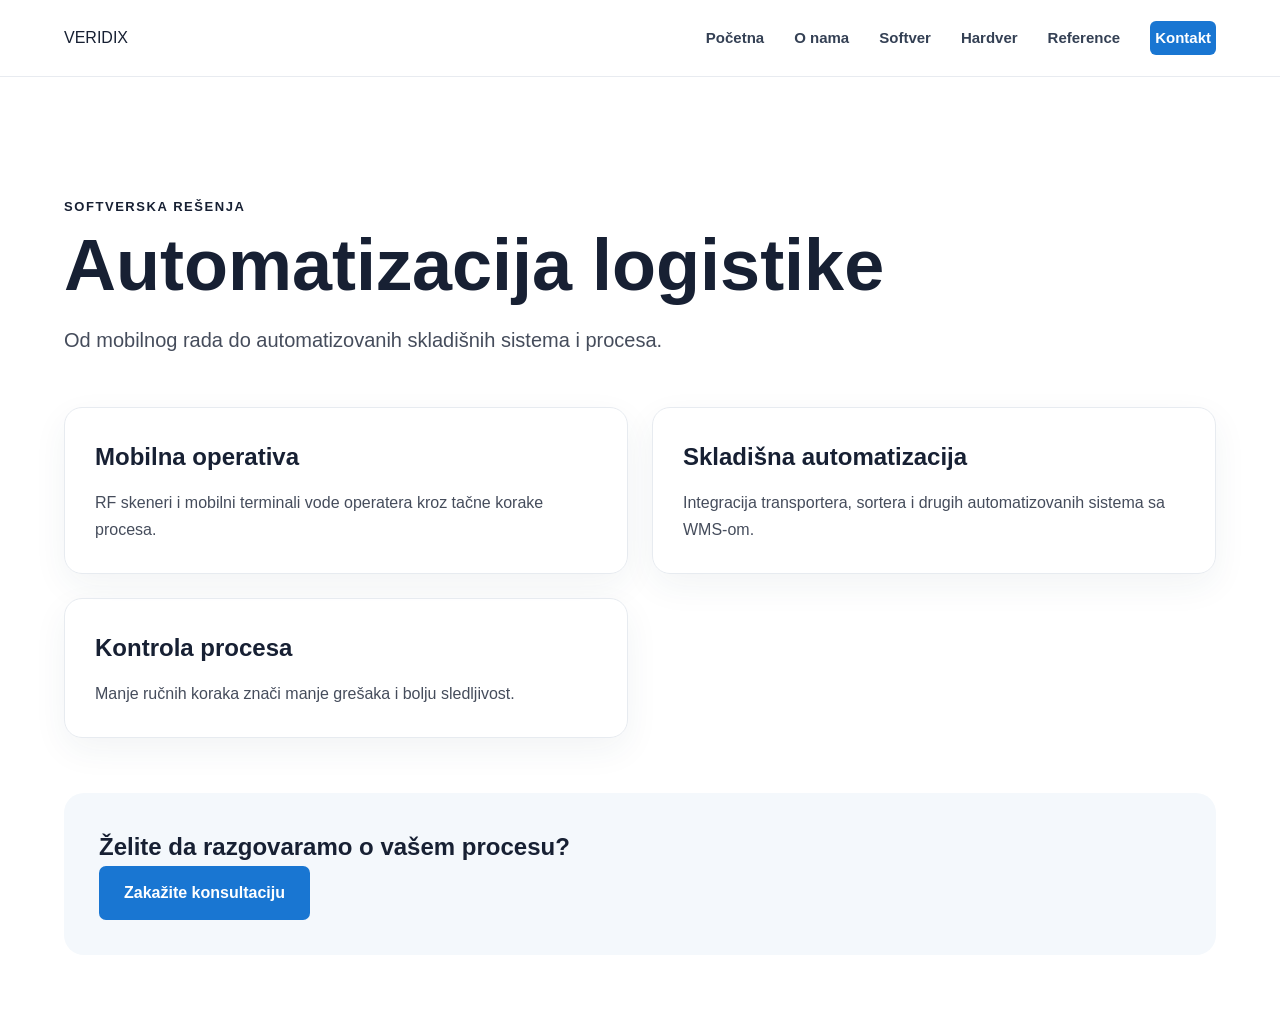
<file: pages/automatizacija.html>
<!DOCTYPE html>
<html lang="sr">
<head>
    <meta charset="UTF-8">
    <meta name="viewport" content="width=device-width, initial-scale=1.0">
    <title>Automatizacija logistike | Veridix</title>
    <meta name="description" content="Od mobilnog rada do automatizovanih skladišnih sistema i procesa.">
    <link rel="stylesheet" href="../css/style.css">
</head>
<body>
<header>
    <div class="container navbar">
        <a href="../index.html" class="logo">VERIDIX</a>
        <button class="menu-toggle" aria-label="Otvori meni" aria-expanded="false">
            <span></span><span></span><span></span>
        </button>
        <nav class="nav-links">
            <a href="../index.html">Početna</a>
            <a href="../index.html#about">O nama</a>
            <a href="../index.html#software">Softver</a>
            <a href="../index.html#hardware">Hardver</a>
            <a href="../index.html#references">Reference</a>
            <a href="../index.html#contact" class="nav-contact">Kontakt</a>
        </nav>
    </div>
</header>
<main class="detail-page">
    <div class="container">
        <div class="detail-hero">
            <p class="eyebrow">SOFTVERSKA REŠENJA</p>
            <h1>Automatizacija logistike</h1>
            <p class="detail-intro">Od mobilnog rada do automatizovanih skladišnih sistema i procesa.</p>
        </div>
        <div class="detail-grid">
        <article class="detail-card">
            <h2>Mobilna operativa</h2>
            <p>RF skeneri i mobilni terminali vode operatera kroz tačne korake procesa.</p>
        </article>
        <article class="detail-card">
            <h2>Skladišna automatizacija</h2>
            <p>Integracija transportera, sortera i drugih automatizovanih sistema sa WMS-om.</p>
        </article>
        <article class="detail-card">
            <h2>Kontrola procesa</h2>
            <p>Manje ručnih koraka znači manje grešaka i bolju sledljivost.</p>
        </article>
        </div>
        <div class="detail-cta">
            <h2>Želite da razgovaramo o vašem procesu?</h2>
            <a href="../index.html#contact" class="btn btn-primary">Zakažite konsultaciju</a>
        </div>
    </div>
</main>
<script src="../js/main.js"></script>
</body>
</html>
</file>
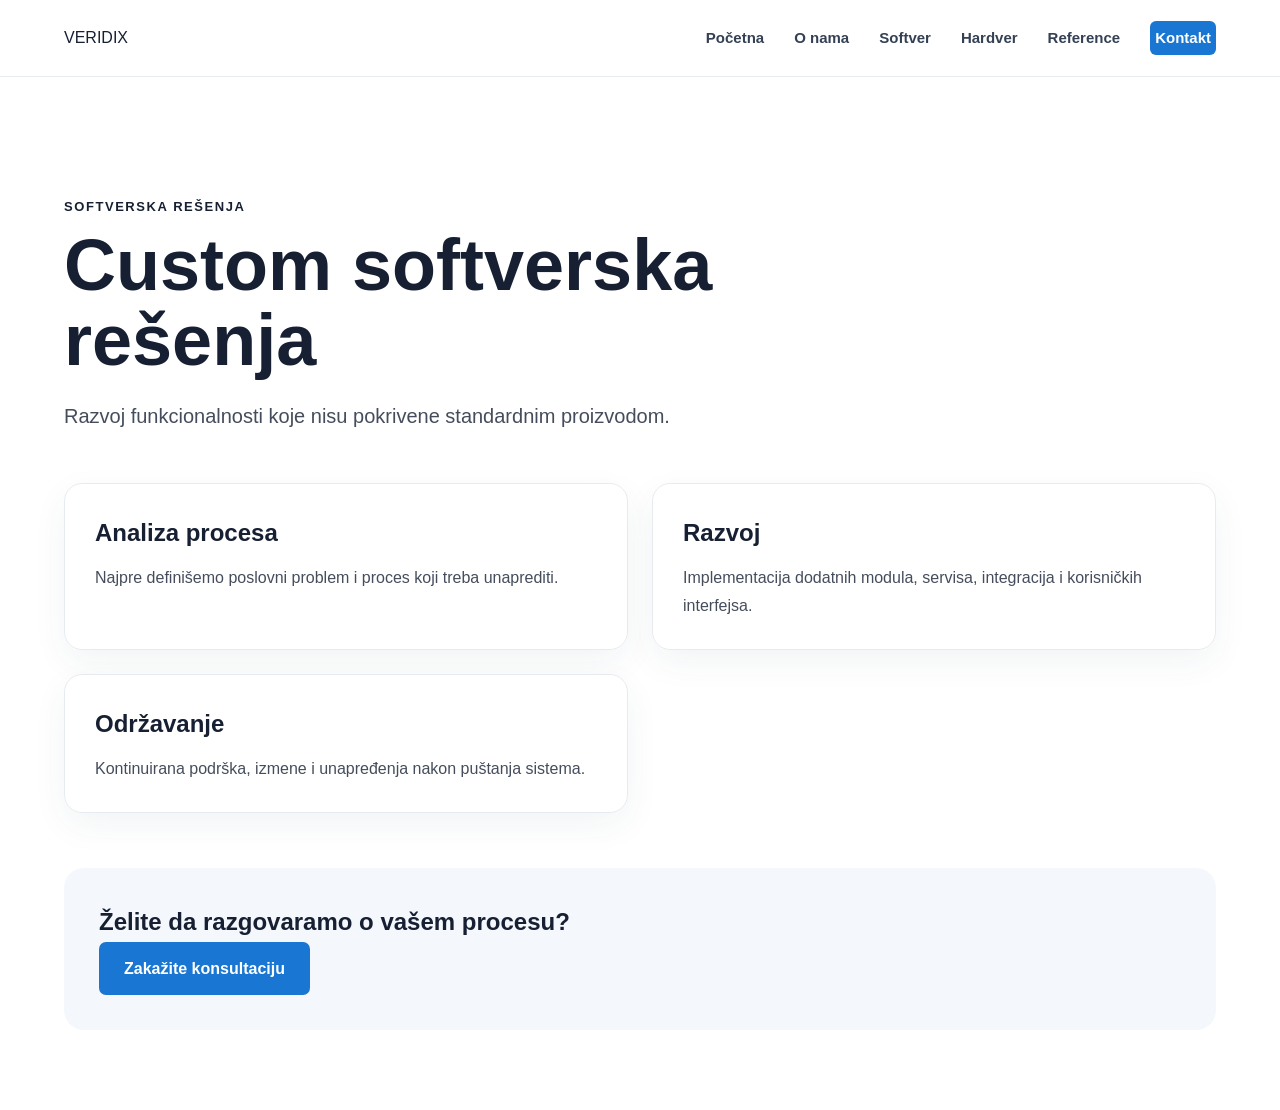
<file: pages/custom.html>
<!DOCTYPE html>
<html lang="sr">
<head>
    <meta charset="UTF-8">
    <meta name="viewport" content="width=device-width, initial-scale=1.0">
    <title>Custom softverska rešenja | Veridix</title>
    <meta name="description" content="Razvoj funkcionalnosti koje nisu pokrivene standardnim proizvodom.">
    <link rel="stylesheet" href="../css/style.css">
</head>
<body>
<header>
    <div class="container navbar">
        <a href="../index.html" class="logo">VERIDIX</a>
        <button class="menu-toggle" aria-label="Otvori meni" aria-expanded="false">
            <span></span><span></span><span></span>
        </button>
        <nav class="nav-links">
            <a href="../index.html">Početna</a>
            <a href="../index.html#about">O nama</a>
            <a href="../index.html#software">Softver</a>
            <a href="../index.html#hardware">Hardver</a>
            <a href="../index.html#references">Reference</a>
            <a href="../index.html#contact" class="nav-contact">Kontakt</a>
        </nav>
    </div>
</header>
<main class="detail-page">
    <div class="container">
        <div class="detail-hero">
            <p class="eyebrow">SOFTVERSKA REŠENJA</p>
            <h1>Custom softverska rešenja</h1>
            <p class="detail-intro">Razvoj funkcionalnosti koje nisu pokrivene standardnim proizvodom.</p>
        </div>
        <div class="detail-grid">
        <article class="detail-card">
            <h2>Analiza procesa</h2>
            <p>Najpre definišemo poslovni problem i proces koji treba unaprediti.</p>
        </article>
        <article class="detail-card">
            <h2>Razvoj</h2>
            <p>Implementacija dodatnih modula, servisa, integracija i korisničkih interfejsa.</p>
        </article>
        <article class="detail-card">
            <h2>Održavanje</h2>
            <p>Kontinuirana podrška, izmene i unapređenja nakon puštanja sistema.</p>
        </article>
        </div>
        <div class="detail-cta">
            <h2>Želite da razgovaramo o vašem procesu?</h2>
            <a href="../index.html#contact" class="btn btn-primary">Zakažite konsultaciju</a>
        </div>
    </div>
</main>
<script src="../js/main.js"></script>
</body>
</html>
</file>
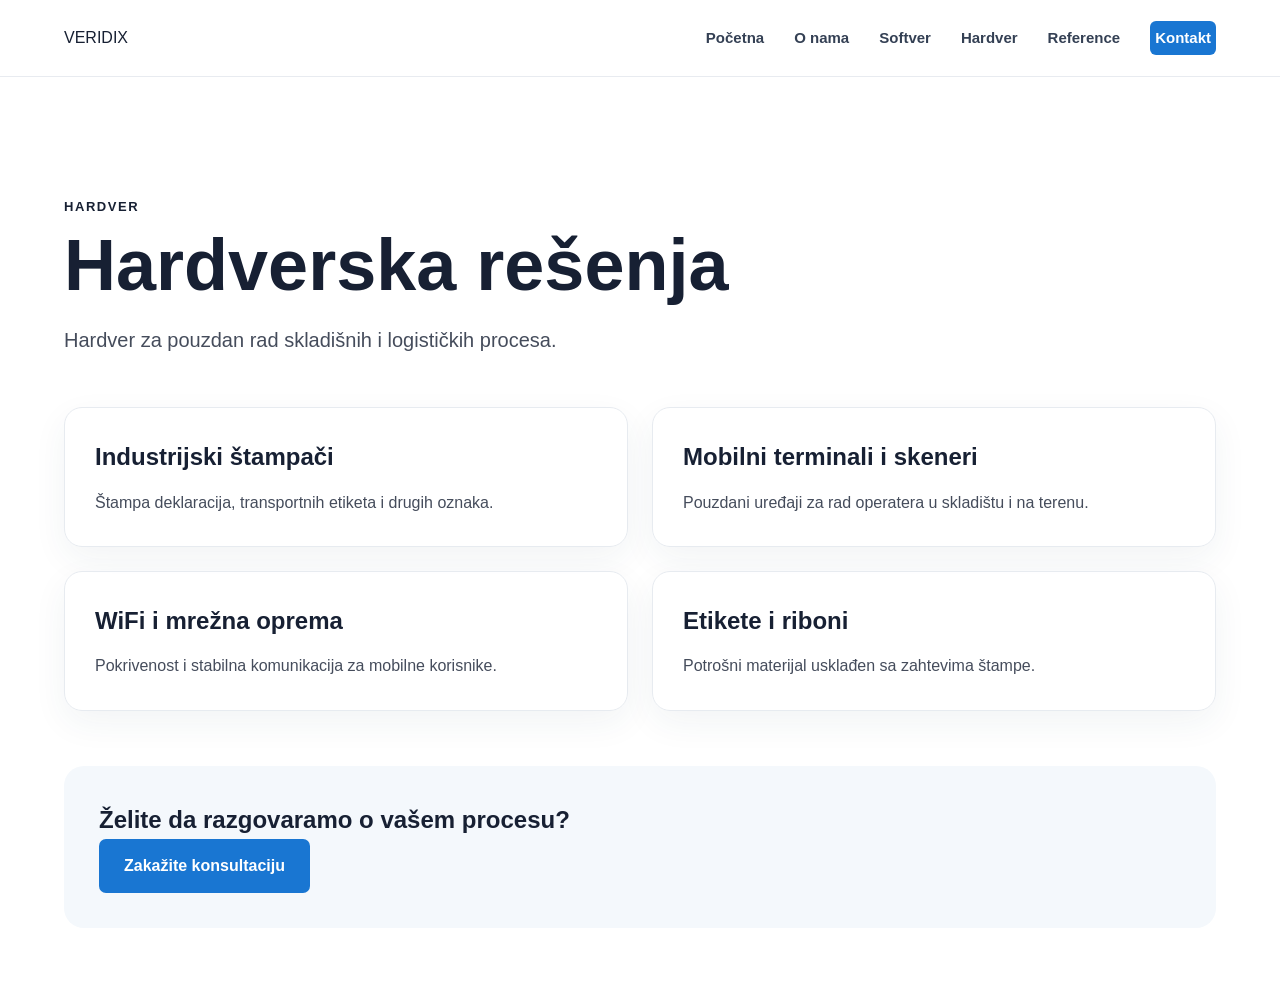
<file: pages/hardver.html>
<!DOCTYPE html>
<html lang="sr">
<head>
    <meta charset="UTF-8">
    <meta name="viewport" content="width=device-width, initial-scale=1.0">
    <title>Hardverska rešenja | Veridix</title>
    <meta name="description" content="Hardver za pouzdan rad skladišnih i logističkih procesa.">
    <link rel="stylesheet" href="../css/style.css">
</head>
<body>
<header>
    <div class="container navbar">
        <a href="../index.html" class="logo">VERIDIX</a>
        <button class="menu-toggle" aria-label="Otvori meni" aria-expanded="false">
            <span></span><span></span><span></span>
        </button>
        <nav class="nav-links">
            <a href="../index.html">Početna</a>
            <a href="../index.html#about">O nama</a>
            <a href="../index.html#software">Softver</a>
            <a href="../index.html#hardware">Hardver</a>
            <a href="../index.html#references">Reference</a>
            <a href="../index.html#contact" class="nav-contact">Kontakt</a>
        </nav>
    </div>
</header>
<main class="detail-page">
    <div class="container">
        <div class="detail-hero">
            <p class="eyebrow">HARDVER</p>
            <h1>Hardverska rešenja</h1>
            <p class="detail-intro">Hardver za pouzdan rad skladišnih i logističkih procesa.</p>
        </div>
        <div class="detail-grid">
        <article class="detail-card">
            <h2>Industrijski štampači</h2>
            <p>Štampa deklaracija, transportnih etiketa i drugih oznaka.</p>
        </article>
        <article class="detail-card">
            <h2>Mobilni terminali i skeneri</h2>
            <p>Pouzdani uređaji za rad operatera u skladištu i na terenu.</p>
        </article>
        <article class="detail-card">
            <h2>WiFi i mrežna oprema</h2>
            <p>Pokrivenost i stabilna komunikacija za mobilne korisnike.</p>
        </article>
        <article class="detail-card">
            <h2>Etikete i riboni</h2>
            <p>Potrošni materijal usklađen sa zahtevima štampe.</p>
        </article>
        </div>
        <div class="detail-cta">
            <h2>Želite da razgovaramo o vašem procesu?</h2>
            <a href="../index.html#contact" class="btn btn-primary">Zakažite konsultaciju</a>
        </div>
    </div>
</main>
<script src="../js/main.js"></script>
</body>
</html>
</file>
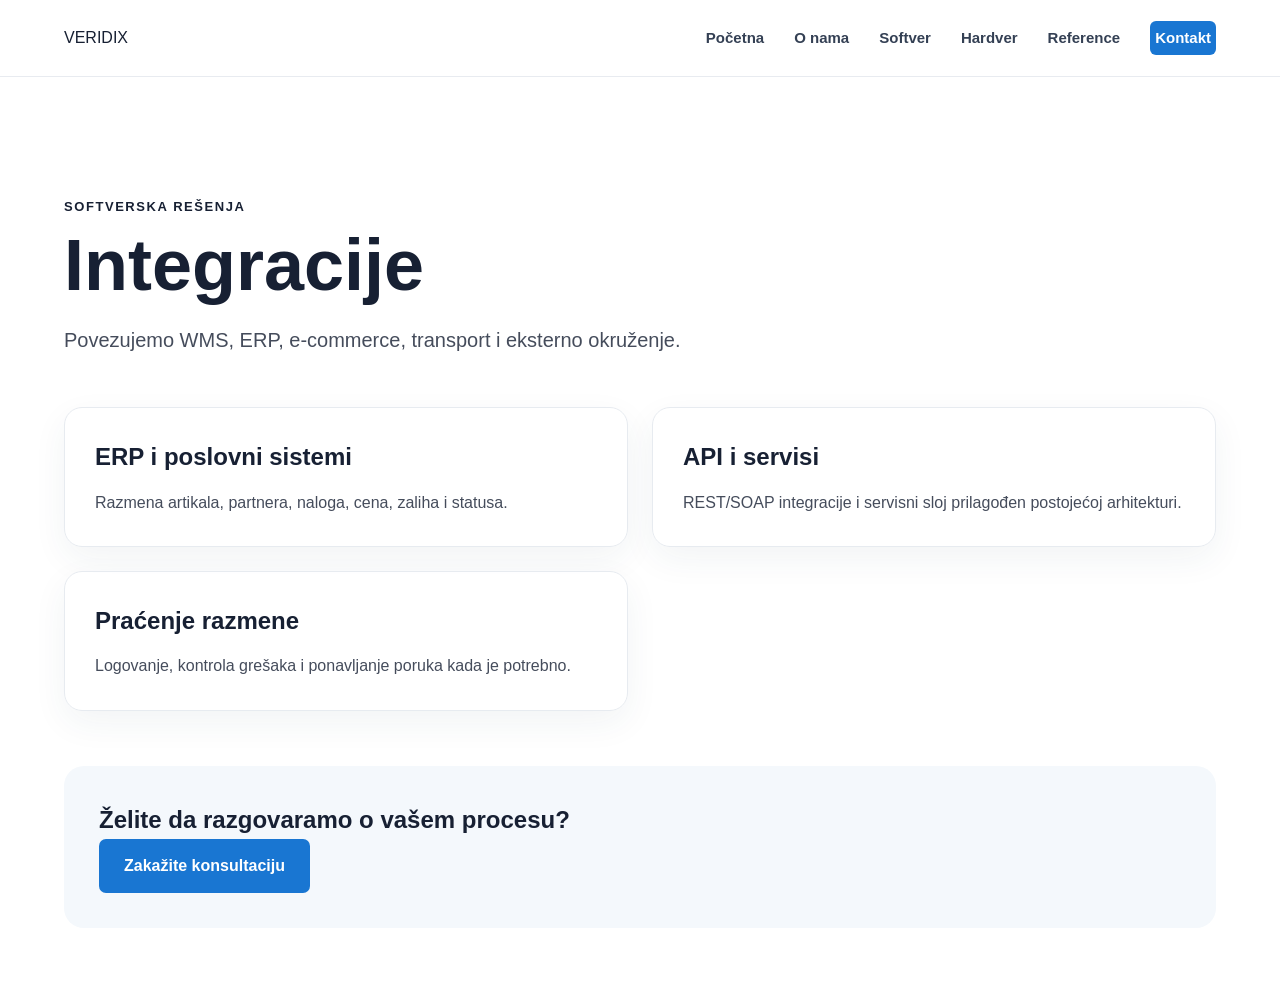
<file: pages/integracije.html>
<!DOCTYPE html>
<html lang="sr">
<head>
    <meta charset="UTF-8">
    <meta name="viewport" content="width=device-width, initial-scale=1.0">
    <title>Integracije | Veridix</title>
    <meta name="description" content="Povezujemo WMS, ERP, e-commerce, transport i eksterno okruženje.">
    <link rel="stylesheet" href="../css/style.css">
</head>
<body>
<header>
    <div class="container navbar">
        <a href="../index.html" class="logo">VERIDIX</a>
        <button class="menu-toggle" aria-label="Otvori meni" aria-expanded="false">
            <span></span><span></span><span></span>
        </button>
        <nav class="nav-links">
            <a href="../index.html">Početna</a>
            <a href="../index.html#about">O nama</a>
            <a href="../index.html#software">Softver</a>
            <a href="../index.html#hardware">Hardver</a>
            <a href="../index.html#references">Reference</a>
            <a href="../index.html#contact" class="nav-contact">Kontakt</a>
        </nav>
    </div>
</header>
<main class="detail-page">
    <div class="container">
        <div class="detail-hero">
            <p class="eyebrow">SOFTVERSKA REŠENJA</p>
            <h1>Integracije</h1>
            <p class="detail-intro">Povezujemo WMS, ERP, e-commerce, transport i eksterno okruženje.</p>
        </div>
        <div class="detail-grid">
        <article class="detail-card">
            <h2>ERP i poslovni sistemi</h2>
            <p>Razmena artikala, partnera, naloga, cena, zaliha i statusa.</p>
        </article>
        <article class="detail-card">
            <h2>API i servisi</h2>
            <p>REST/SOAP integracije i servisni sloj prilagođen postojećoj arhitekturi.</p>
        </article>
        <article class="detail-card">
            <h2>Praćenje razmene</h2>
            <p>Logovanje, kontrola grešaka i ponavljanje poruka kada je potrebno.</p>
        </article>
        </div>
        <div class="detail-cta">
            <h2>Želite da razgovaramo o vašem procesu?</h2>
            <a href="../index.html#contact" class="btn btn-primary">Zakažite konsultaciju</a>
        </div>
    </div>
</main>
<script src="../js/main.js"></script>
</body>
</html>
</file>
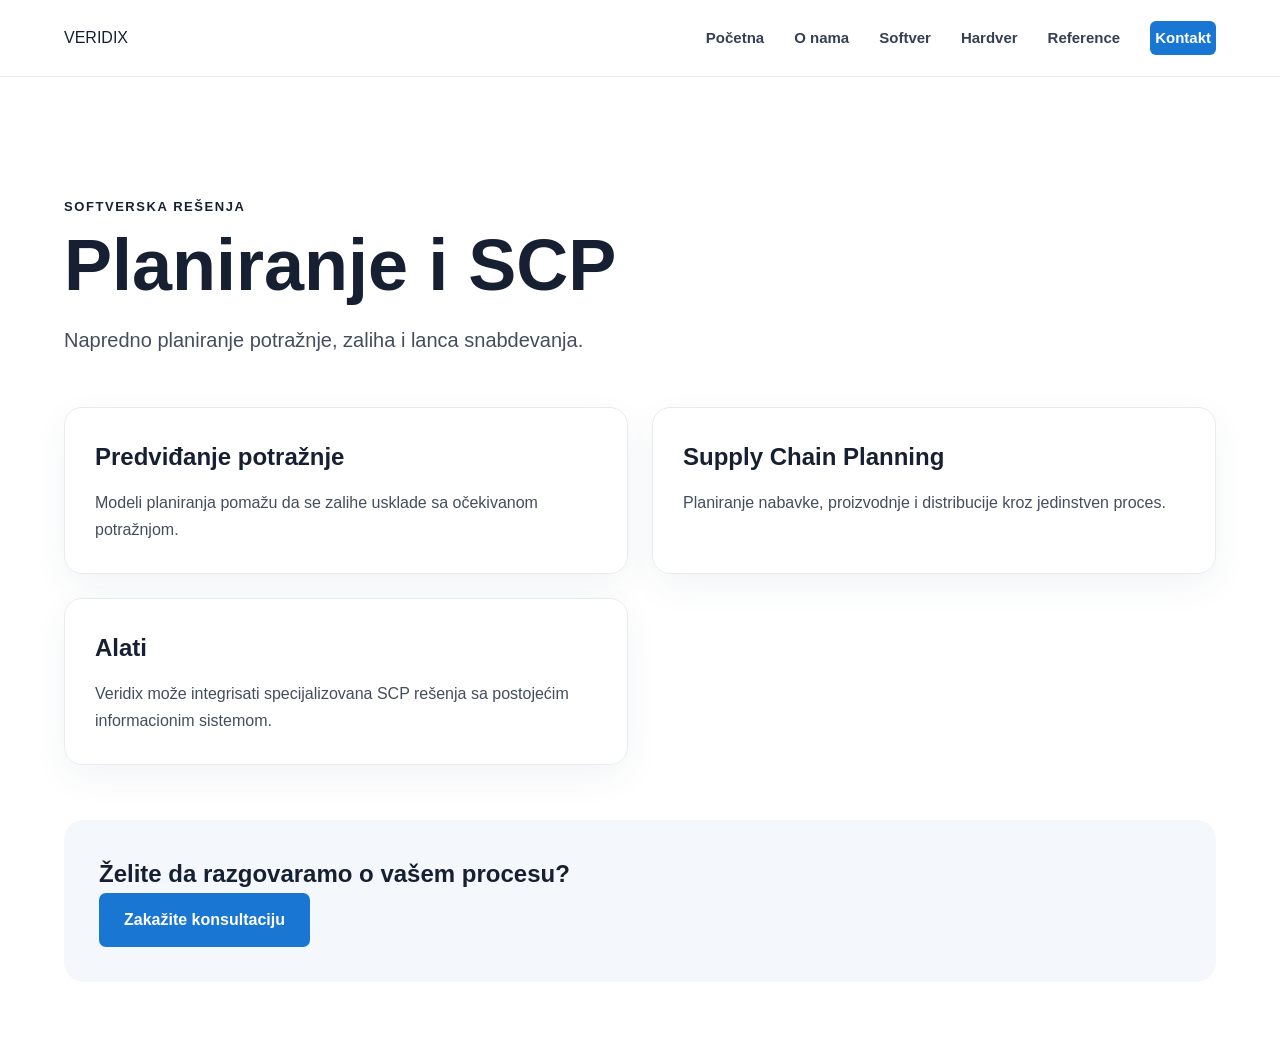
<file: pages/planiranje.html>
<!DOCTYPE html>
<html lang="sr">
<head>
    <meta charset="UTF-8">
    <meta name="viewport" content="width=device-width, initial-scale=1.0">
    <title>Planiranje i SCP | Veridix</title>
    <meta name="description" content="Napredno planiranje potražnje, zaliha i lanca snabdevanja.">
    <link rel="stylesheet" href="../css/style.css">
</head>
<body>
<header>
    <div class="container navbar">
        <a href="../index.html" class="logo">VERIDIX</a>
        <button class="menu-toggle" aria-label="Otvori meni" aria-expanded="false">
            <span></span><span></span><span></span>
        </button>
        <nav class="nav-links">
            <a href="../index.html">Početna</a>
            <a href="../index.html#about">O nama</a>
            <a href="../index.html#software">Softver</a>
            <a href="../index.html#hardware">Hardver</a>
            <a href="../index.html#references">Reference</a>
            <a href="../index.html#contact" class="nav-contact">Kontakt</a>
        </nav>
    </div>
</header>
<main class="detail-page">
    <div class="container">
        <div class="detail-hero">
            <p class="eyebrow">SOFTVERSKA REŠENJA</p>
            <h1>Planiranje i SCP</h1>
            <p class="detail-intro">Napredno planiranje potražnje, zaliha i lanca snabdevanja.</p>
        </div>
        <div class="detail-grid">
        <article class="detail-card">
            <h2>Predviđanje potražnje</h2>
            <p>Modeli planiranja pomažu da se zalihe usklade sa očekivanom potražnjom.</p>
        </article>
        <article class="detail-card">
            <h2>Supply Chain Planning</h2>
            <p>Planiranje nabavke, proizvodnje i distribucije kroz jedinstven proces.</p>
        </article>
        <article class="detail-card">
            <h2>Alati</h2>
            <p>Veridix može integrisati specijalizovana SCP rešenja sa postojećim informacionim sistemom.</p>
        </article>
        </div>
        <div class="detail-cta">
            <h2>Želite da razgovaramo o vašem procesu?</h2>
            <a href="../index.html#contact" class="btn btn-primary">Zakažite konsultaciju</a>
        </div>
    </div>
</main>
<script src="../js/main.js"></script>
</body>
</html>
</file>
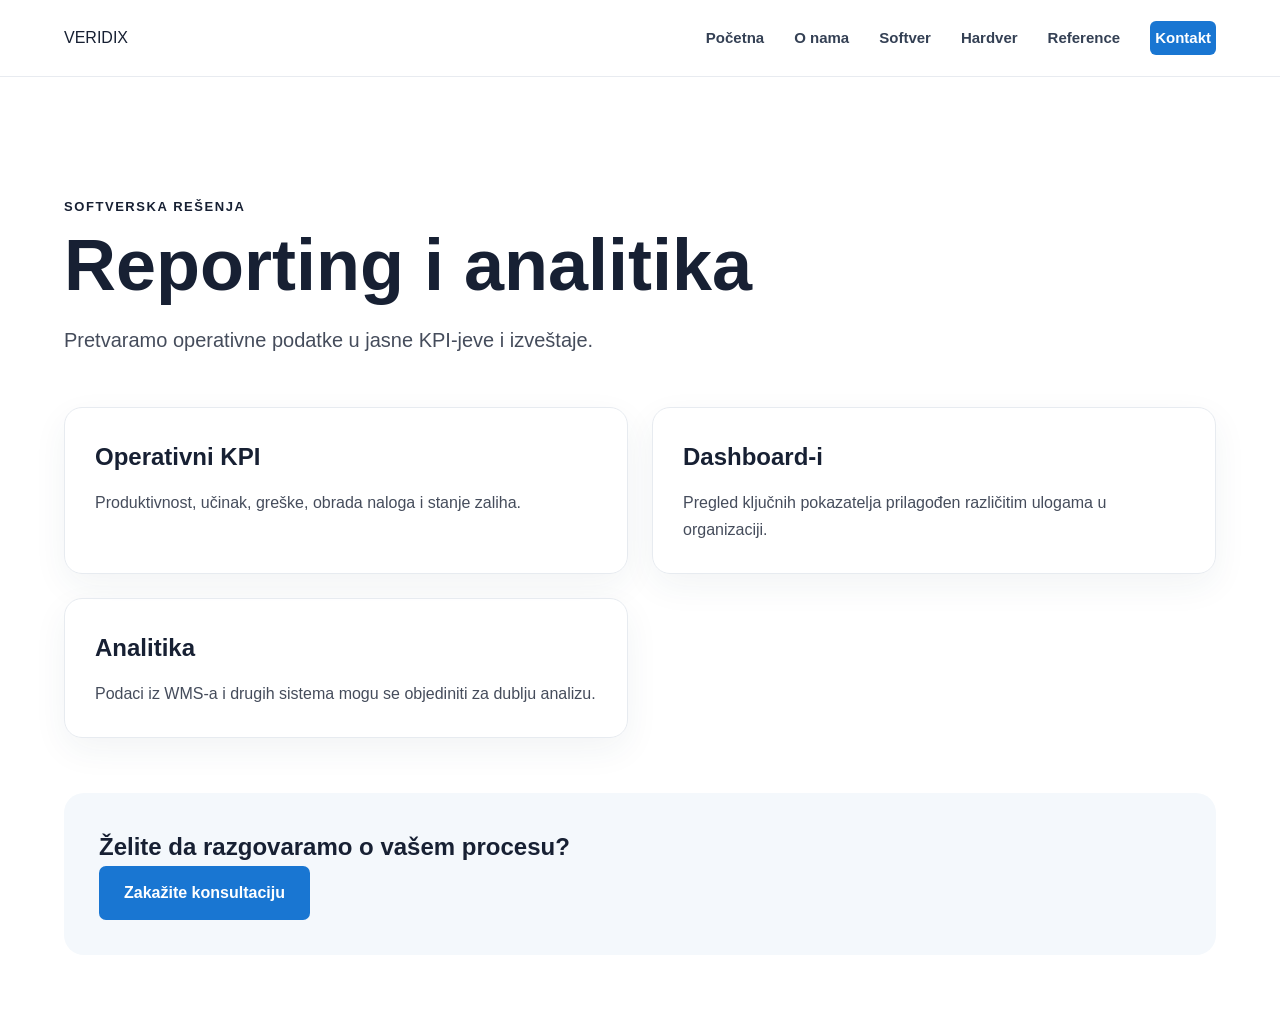
<file: pages/reporting.html>
<!DOCTYPE html>
<html lang="sr">
<head>
    <meta charset="UTF-8">
    <meta name="viewport" content="width=device-width, initial-scale=1.0">
    <title>Reporting i analitika | Veridix</title>
    <meta name="description" content="Pretvaramo operativne podatke u jasne KPI-jeve i izveštaje.">
    <link rel="stylesheet" href="../css/style.css">
</head>
<body>
<header>
    <div class="container navbar">
        <a href="../index.html" class="logo">VERIDIX</a>
        <button class="menu-toggle" aria-label="Otvori meni" aria-expanded="false">
            <span></span><span></span><span></span>
        </button>
        <nav class="nav-links">
            <a href="../index.html">Početna</a>
            <a href="../index.html#about">O nama</a>
            <a href="../index.html#software">Softver</a>
            <a href="../index.html#hardware">Hardver</a>
            <a href="../index.html#references">Reference</a>
            <a href="../index.html#contact" class="nav-contact">Kontakt</a>
        </nav>
    </div>
</header>
<main class="detail-page">
    <div class="container">
        <div class="detail-hero">
            <p class="eyebrow">SOFTVERSKA REŠENJA</p>
            <h1>Reporting i analitika</h1>
            <p class="detail-intro">Pretvaramo operativne podatke u jasne KPI-jeve i izveštaje.</p>
        </div>
        <div class="detail-grid">
        <article class="detail-card">
            <h2>Operativni KPI</h2>
            <p>Produktivnost, učinak, greške, obrada naloga i stanje zaliha.</p>
        </article>
        <article class="detail-card">
            <h2>Dashboard-i</h2>
            <p>Pregled ključnih pokazatelja prilagođen različitim ulogama u organizaciji.</p>
        </article>
        <article class="detail-card">
            <h2>Analitika</h2>
            <p>Podaci iz WMS-a i drugih sistema mogu se objediniti za dublju analizu.</p>
        </article>
        </div>
        <div class="detail-cta">
            <h2>Želite da razgovaramo o vašem procesu?</h2>
            <a href="../index.html#contact" class="btn btn-primary">Zakažite konsultaciju</a>
        </div>
    </div>
</main>
<script src="../js/main.js"></script>
</body>
</html>
</file>
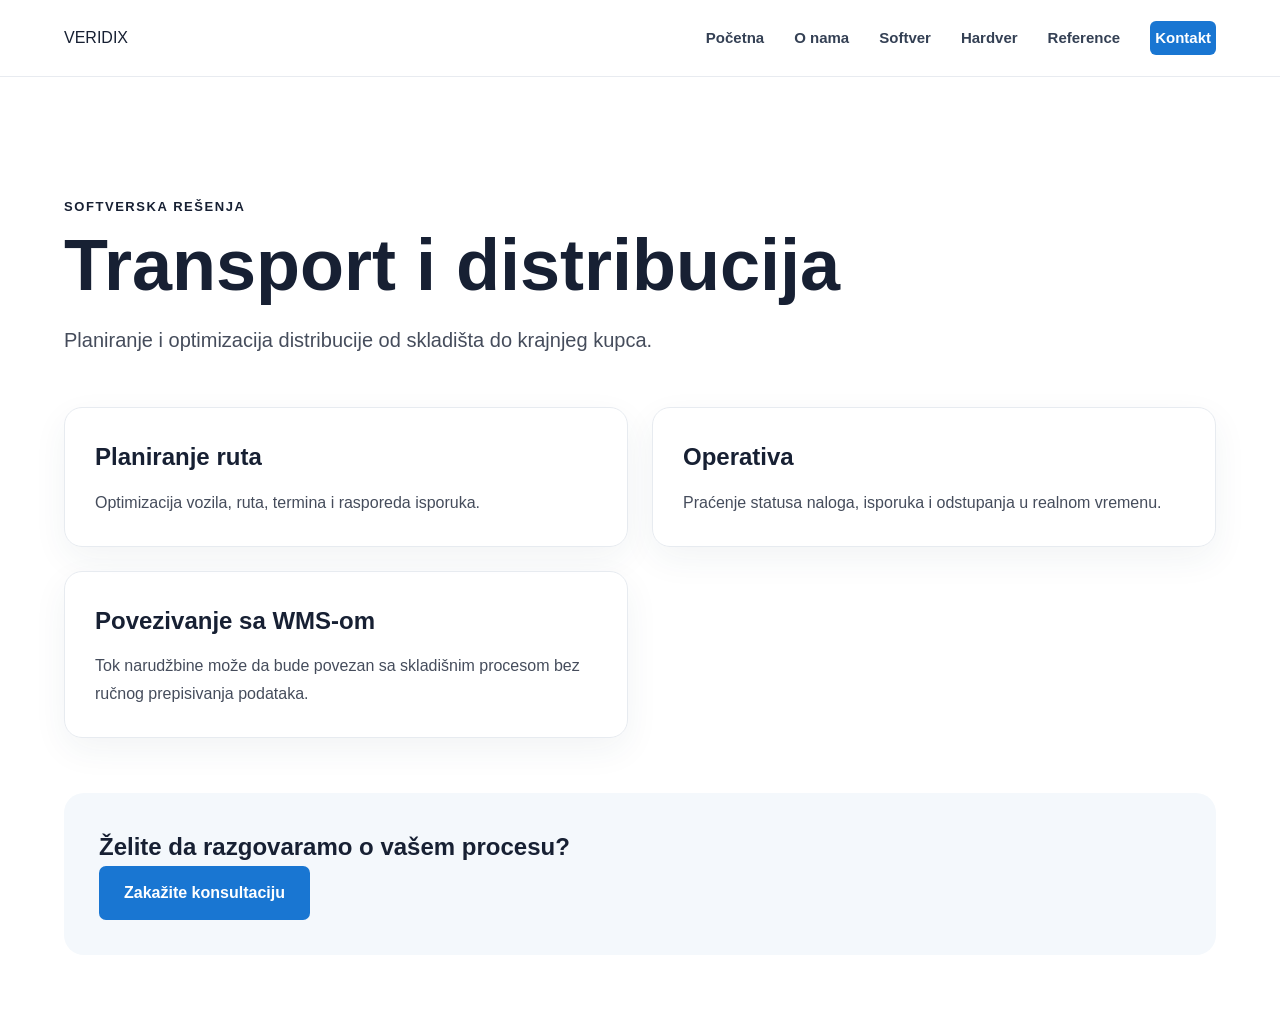
<file: pages/transport.html>
<!DOCTYPE html>
<html lang="sr">
<head>
    <meta charset="UTF-8">
    <meta name="viewport" content="width=device-width, initial-scale=1.0">
    <title>Transport i distribucija | Veridix</title>
    <meta name="description" content="Planiranje i optimizacija distribucije od skladišta do krajnjeg kupca.">
    <link rel="stylesheet" href="../css/style.css">
</head>
<body>
<header>
    <div class="container navbar">
        <a href="../index.html" class="logo">VERIDIX</a>
        <button class="menu-toggle" aria-label="Otvori meni" aria-expanded="false">
            <span></span><span></span><span></span>
        </button>
        <nav class="nav-links">
            <a href="../index.html">Početna</a>
            <a href="../index.html#about">O nama</a>
            <a href="../index.html#software">Softver</a>
            <a href="../index.html#hardware">Hardver</a>
            <a href="../index.html#references">Reference</a>
            <a href="../index.html#contact" class="nav-contact">Kontakt</a>
        </nav>
    </div>
</header>
<main class="detail-page">
    <div class="container">
        <div class="detail-hero">
            <p class="eyebrow">SOFTVERSKA REŠENJA</p>
            <h1>Transport i distribucija</h1>
            <p class="detail-intro">Planiranje i optimizacija distribucije od skladišta do krajnjeg kupca.</p>
        </div>
        <div class="detail-grid">
        <article class="detail-card">
            <h2>Planiranje ruta</h2>
            <p>Optimizacija vozila, ruta, termina i rasporeda isporuka.</p>
        </article>
        <article class="detail-card">
            <h2>Operativa</h2>
            <p>Praćenje statusa naloga, isporuka i odstupanja u realnom vremenu.</p>
        </article>
        <article class="detail-card">
            <h2>Povezivanje sa WMS-om</h2>
            <p>Tok narudžbine može da bude povezan sa skladišnim procesom bez ručnog prepisivanja podataka.</p>
        </article>
        </div>
        <div class="detail-cta">
            <h2>Želite da razgovaramo o vašem procesu?</h2>
            <a href="../index.html#contact" class="btn btn-primary">Zakažite konsultaciju</a>
        </div>
    </div>
</main>
<script src="../js/main.js"></script>
</body>
</html>
</file>
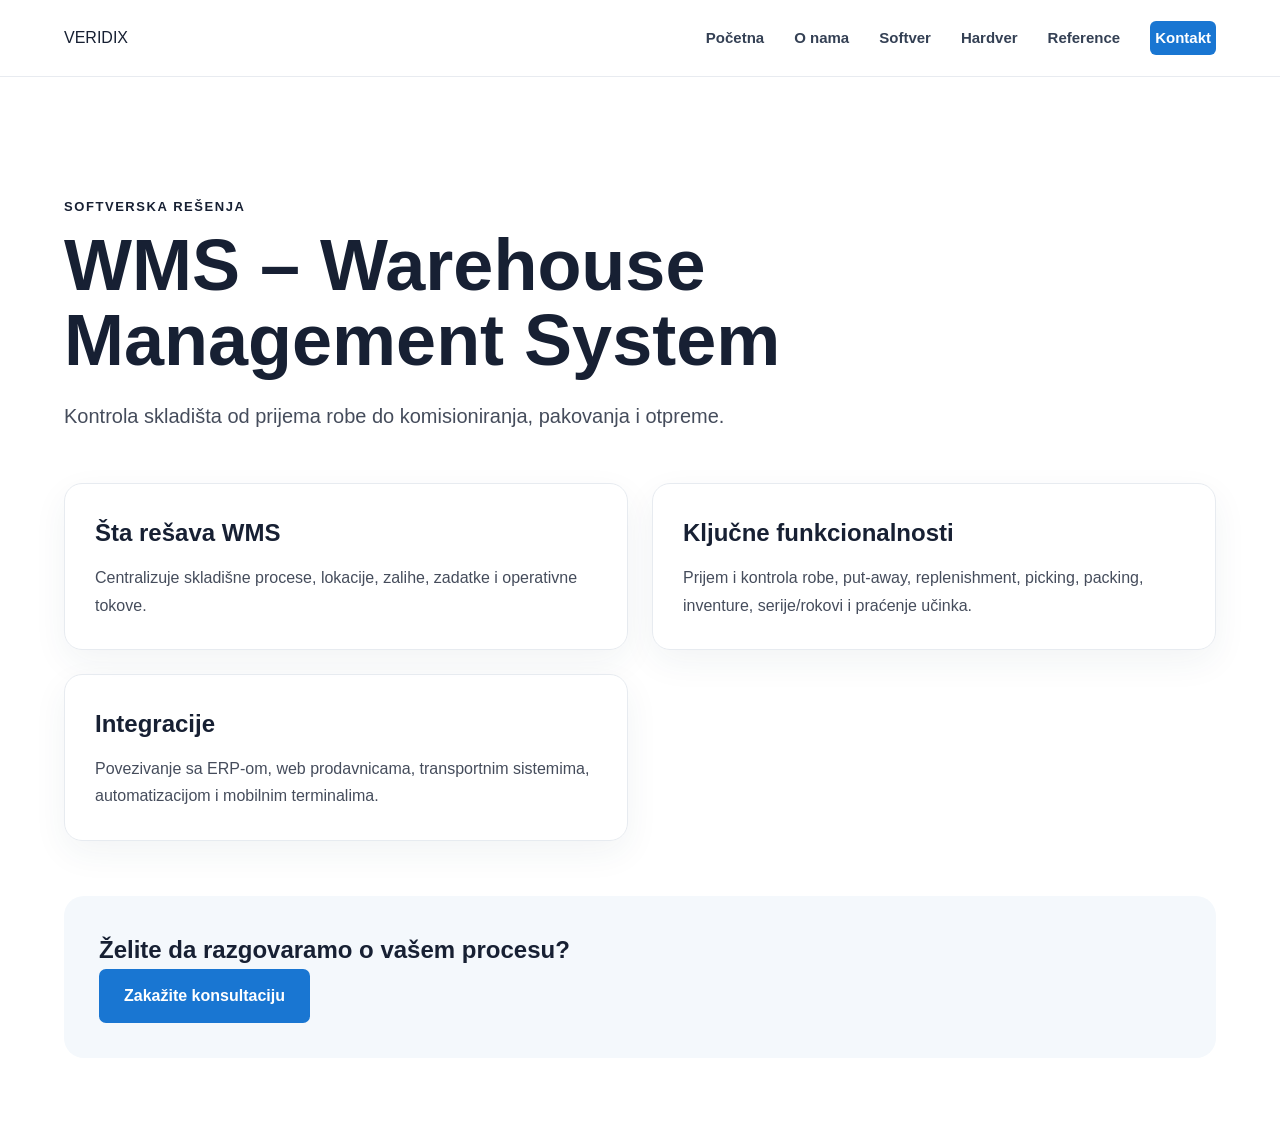
<file: pages/wms.html>
<!DOCTYPE html>
<html lang="sr">
<head>
    <meta charset="UTF-8">
    <meta name="viewport" content="width=device-width, initial-scale=1.0">
    <title>WMS – Warehouse Management System | Veridix</title>
    <meta name="description" content="Kontrola skladišta od prijema robe do komisioniranja, pakovanja i otpreme.">
    <link rel="stylesheet" href="../css/style.css">
</head>
<body>
<header>
    <div class="container navbar">
        <a href="../index.html" class="logo">VERIDIX</a>
        <button class="menu-toggle" aria-label="Otvori meni" aria-expanded="false">
            <span></span><span></span><span></span>
        </button>
        <nav class="nav-links">
            <a href="../index.html">Početna</a>
            <a href="../index.html#about">O nama</a>
            <a href="../index.html#software">Softver</a>
            <a href="../index.html#hardware">Hardver</a>
            <a href="../index.html#references">Reference</a>
            <a href="../index.html#contact" class="nav-contact">Kontakt</a>
        </nav>
    </div>
</header>
<main class="detail-page">
    <div class="container">
        <div class="detail-hero">
            <p class="eyebrow">SOFTVERSKA REŠENJA</p>
            <h1>WMS – Warehouse Management System</h1>
            <p class="detail-intro">Kontrola skladišta od prijema robe do komisioniranja, pakovanja i otpreme.</p>
        </div>
        <div class="detail-grid">
        <article class="detail-card">
            <h2>Šta rešava WMS</h2>
            <p>Centralizuje skladišne procese, lokacije, zalihe, zadatke i operativne tokove.</p>
        </article>
        <article class="detail-card">
            <h2>Ključne funkcionalnosti</h2>
            <p>Prijem i kontrola robe, put-away, replenishment, picking, packing, inventure, serije/rokovi i praćenje učinka.</p>
        </article>
        <article class="detail-card">
            <h2>Integracije</h2>
            <p>Povezivanje sa ERP-om, web prodavnicama, transportnim sistemima, automatizacijom i mobilnim terminalima.</p>
        </article>
        </div>
        <div class="detail-cta">
            <h2>Želite da razgovaramo o vašem procesu?</h2>
            <a href="../index.html#contact" class="btn btn-primary">Zakažite konsultaciju</a>
        </div>
    </div>
</main>
<script src="../js/main.js"></script>
</body>
</html>
</file>
<file: css/style.css>
/* =====================================================
   OSNOVNA PODEŠAVANJA
===================================================== */

* {
    margin: 0;
    padding: 0;
    box-sizing: border-box;
}

html {
    scroll-behavior: smooth;
}

body {
    font-family: Arial, Helvetica, sans-serif;
    color: #172033;
    background: #ffffff;
    line-height: 1.6;
}

a {
    text-decoration: none;
    color: inherit;
}

.container {
    width: 90%;
    max-width: 1200px;
    margin: 0 auto;
}


/* =====================================================
   POZADINSKI LOGO
===================================================== */

body::before {
    content: "";
    position: fixed;
    top: 0;
    left: 0;
    width: 100%;
    height: 100%;

    background-image: url("https://veridix.info/img/vdx_logo.png");
    background-repeat: repeat;
    background-size: 100vw 100vw;

    opacity: 0.04;

    pointer-events: none;
    z-index: 0;
}


/* =====================================================
   NAVIGACIJA
===================================================== */

header {
    position: sticky;
    top: 0;
    z-index: 1000;

    background: rgba(255, 255, 255, 0.96);
    border-bottom: 1px solid #e8ebf0;

    backdrop-filter: blur(10px);
}

.navbar {
    height: 76px;

    display: flex;
    align-items: center;
    justify-content: space-between;
}


/* LOGO */

.logo img {
    height: 45px;
    width: auto;
    display: block;
}

.logo span {
    color: #1976d2;
}


/* GLAVNI LINKOVI */

.nav-links {
    display: flex;
    align-items: center;
    gap: 30px;

    list-style: none;
}

.nav-links a {
    font-size: 15px;
    font-weight: 600;
    color: #344054;

    transition: 0.3s;
}

.nav-links a:hover {
    color: #1976d2;
}


/* KONTAKT */

.nav-contact {
    padding: 5px 5px;

    border-radius: 6px;
    background: #1976d2;

    color: white !important;
}

.nav-contact:hover {
    background: #125ca8;
}


/* =====================================================
   HAMBURGER
===================================================== */

.menu-toggle {
    display: none;

    flex-direction: column;
    justify-content: space-between;

    width: 26px;
    height: 20px;

    background: none;
    border: none;

    cursor: pointer;
    padding: 0;

    z-index: 1100;
}

.menu-toggle span {
    display: block;

    width: 100%;
    height: 3px;

    background: #102a43;
    border-radius: 2px;

    transition: 0.3s;
}


/* X ANIMACIJA */

.menu-toggle.active span:nth-child(1) {
    transform: translateY(8.5px) rotate(45deg);
}

.menu-toggle.active span:nth-child(2) {
    opacity: 0;
}

.menu-toggle.active span:nth-child(3) {
    transform: translateY(-8.5px) rotate(-45deg);
}


/* =====================================================
   MAPA
===================================================== */

.map-container {
    width: 100%;

    border-radius: 12px;
    overflow: hidden;

    box-shadow: 0 10px 30px rgba(30, 60, 90, 0.10);
}

.map-container iframe {
    display: block;

    width: 100%;

    border: 0;
}


/* =====================================================
   HERO
===================================================== */

.hero {
    min-height: 100px;

    display: flex;
    align-items: center;

    background:
        linear-gradient(
            110deg,
            #f7faff 0%,
            #edf5ff 55%,
            #ffffff 100%
        );
}

.hero-content {
    max-width: 780px;
}

.hero-tag {
    display: inline-block;

    margin-bottom: 10px;
    padding: 8px 15px;

    border-radius: 30px;

    background: #e4f0ff;
    color: #1769aa;

    font-size: 14px;
    font-weight: 700;
}

.hero h1 {
    font-size: 58px;
    line-height: 1.08;

    margin-bottom: 15px;

    color: #102a43;

    letter-spacing: -1.5px;
}

.hero h1 span {
    color: #1976d2;
}

.hero p {
    max-width: 700px;

    font-size: 20px;
    color: #52606d;

    margin-bottom: 20px;
}

.hero-buttons {
    display: flex;
    gap: 15px;

    flex-wrap: wrap;
}


/* =====================================================
   DUGMAD
===================================================== */

.btn {
    display: inline-block;

    padding: 14px 25px;

    border-radius: 7px;

    font-weight: 700;

    transition: 0.3s;
}

.btn-primary {
    background: #1976d2;
    color: white;
}

.btn-primary:hover {
    background: #125ca8;
    transform: translateY(-2px);
}

.btn-secondary {
    border: 1px solid #c9d3df;

    background: white;
    color: #344054;
}

.btn-secondary:hover {
    border-color: #1976d2;
    color: #1976d2;
}


/* =====================================================
   STATISTIKA
===================================================== */

.stats {
    margin-top: -45px;

    position: relative;
    z-index: 5;
}

.stats-box {
    background: white;

    border-radius: 12px;

    box-shadow: 0 15px 40px rgba(30, 60, 90, 0.10);

    display: grid;
    grid-template-columns: repeat(4, 1fr);

    overflow: hidden;
}

.stat {
    padding: 30px;

    text-align: center;

    border-right: 1px solid #edf0f4;
}

.stat:last-child {
    border-right: none;
}

.stat h3 {
    font-size: 30px;

    color: #1976d2;

    margin-bottom: 5px;
}

.stat p {
    font-size: 14px;
    color: #667085;
}


/* =====================================================
   SEKCIJE
===================================================== */

section {
    padding: 100px 0;
}

.section-header {
    max-width: 750px;

    margin: 0 auto 10px;

    text-align: center;
}

.section-label {
    color: #1976d2;

    font-size: 14px;
    font-weight: 800;

    text-transform: uppercase;
    letter-spacing: 1.5px;

    margin-bottom: 10px;
}

.section-header h2 {
    font-size: 40px;

    color: #102a43;

    margin-bottom: 15px;
}

.section-header p {
    color: #667085;

    font-size: 17px;
}


/* =====================================================
   DROPDOWN NAVIGACIJA
===================================================== */

.nav-dropdown {
    position: relative;
}

.nav-dropdown > a {
    display: flex;
    align-items: center;

    gap: 6px;

    cursor: pointer;
}

.nav-arrow {
    font-size: 11px;

    transition: 0.3s;
}

.nav-dropdown:hover .nav-arrow {
    transform: rotate(180deg);
}


/* DROPDOWN */

.dropdown-menu {
    position: absolute;

    top: calc(100% + 0px);
    left: 100%;

    transform: translateX(-50%) translateY(10px);

    width: 650px;

    padding: 0;

    background: #eaf3fd;

    border: 1px solid #d6e6f8;
    border-radius: 0;

    box-shadow: 0 20px 45px rgba(16, 42, 67, 0.14);

    display: grid;
    grid-template-columns: 1fr;

    gap: 0;

    text-align: left;

    opacity: 0;
    visibility: hidden;
    pointer-events: none;

    transition: 0.25s ease;
}


/* DESKTOP - OTVARANJE NA HOVER */

.nav-dropdown:hover .dropdown-menu {
    opacity: 1;
    visibility: visible;
    pointer-events: auto;

    transform: translateX(-50%) translateY(0);
}


/* STAVKA DROPDOWNA */

.dropdown-item {
    display: flex;

    flex-direction: row;

    align-items: center;
    justify-content: flex-start;

    gap: 14px;

    padding: 15px 18px;

    border-radius: 0;

    background: #eaf3fd;

    transition: 0.2s;
}

.dropdown-item:hover {
    background: #6A87D9;
}

.dropdown-item:hover .dropdown-text strong,
.dropdown-item:hover .dropdown-text span {
    color: #ffffff;
}


/* IKONA */

.dropdown-icon {
    width: 42px;
    height: 42px;

    flex-shrink: 0;

    display: flex;
    align-items: center;
    justify-content: center;

    border-radius: 0;

    background: #eaf3fd;

    font-size: 20px;
}


/* TEKST */

.dropdown-text {
    text-align: left;
}

.dropdown-text strong {
    display: block;

    color: #102a43;

    font-size: 15px;

    margin-bottom: 3px;

    transition: 0.2s;
}

.dropdown-text span {
    display: block;

    color: #667085;

    font-size: 12px;
    line-height: 1.4;

    transition: 0.2s;
}


/* =====================================================
   O NAMA
===================================================== */

.about {
    background: white;
}

.about-grid {
    display: grid;

    grid-template-columns: 1fr 1fr;

    gap: 70px;

    align-items: center;
}

.about-text h2 {
    font-size: 40px;

    color: #102a43;

    margin-bottom: 10px;
}

.about-text p {
    color: #667085;

    margin-bottom: 10px;

    font-size: 17px;
}

.about-list {
    list-style: none;

    margin-top: 15px;
}

.about-list li {
    margin-bottom: 12px;

    font-weight: 600;

    color: #344054;
}

.about-list li::before {
    content: "✓";

    display: inline-block;

    margin-right: 10px;

    color: #1976d2;

    font-weight: bold;
}

.about-box {
    min-height: 100px;

    border-radius: 15px;

    background:
        linear-gradient(
            135deg,
            #102a43,
            #1976d2
        );

    padding: 45px;

    color: white;

    display: flex;
    flex-direction: column;
    justify-content: center;

    box-shadow: 0 20px 50px rgba(16, 42, 67, 0.18);
}

.about-box .big-icon {
    font-size: 65px;

    margin-bottom: 10px;
}

.about-box h3 {
    font-size: 28px;

    margin-bottom: 5px;
}

.about-box p {
    color: #dbeafe;
}


/* =====================================================
   SOFTVER
===================================================== */

.software {
    background: #f7f9fc;
}

.cards {
    display: grid;

    grid-template-columns: repeat(3, 1fr);

    gap: 25px;
}

.card {
    background: white;

    border: 1px solid #e7ebf0;
    border-radius: 12px;

    padding: 32px;

    transition: 0.3s;
}

.card:hover {
    transform: translateY(-7px);

    box-shadow: 0 15px 35px rgba(30, 60, 90, 0.10);

    border-color: #cbdff5;
}

.card-icon {
    width: 58px;
    height: 58px;

    border-radius: 10px;

    background: #e8f2ff;

    display: flex;
    align-items: center;
    justify-content: center;

    font-size: 28px;

    margin-bottom: 12px;
}

.card h3 {
    font-size: 22px;

    color: #102a43;

    margin-bottom: 12px;
}

.card p {
    color: #667085;

    font-size: 15px;
}

.card-link {
    display: inline-block;

    margin-top: 20px;

    color: #1976d2;

    font-weight: 700;

    font-size: 14px;
}


/* =====================================================
   HARDVER
===================================================== */

.hardware {
    background: white;
}

.hardware-grid {
    display: grid;

    grid-template-columns: repeat(4, 1fr);

    gap: 20px;
}

.hardware-card {
    display: block;

    padding: 30px 20px;

    text-align: center;

    border: 1px solid #e7ebf0;
    border-radius: 10px;

    transition: 0.3s;

    text-decoration: none;
    color: inherit;

    cursor: pointer;
}

.hardware-card:hover {
    box-shadow: 0 12px 30px rgba(30, 60, 90, 0.08);

    transform: translateY(-5px);
}

.hardware-icon {
    font-size: 45px;

    margin-bottom: 15px;
}

.hardware-card h3 {
    font-size: 18px;

    color: #102a43;

    margin-bottom: 8px;
}

.hardware-card p {
    font-size: 14px;

    color: #667085;
}


/* =====================================================
   PROCESI
===================================================== */

.process {
    background: #f7f9fc;
}

.process-grid {
    display: grid;

    grid-template-columns: repeat(4, 1fr);

    gap: 20px;
}

.process-item {
    text-align: center;

    position: relative;
}

.process-number {
    width: 55px;
    height: 55px;

    margin: 0 auto 20px;

    border-radius: 50%;

    background: #1976d2;
    color: white;

    display: flex;
    align-items: center;
    justify-content: center;

    font-size: 20px;
    font-weight: bold;
}

.process-item h3 {
    color: #102a43;

    margin-bottom: 10px;
}

.process-item p {
    color: #667085;

    font-size: 14px;
}
/* =====================================================
   IZAZOVI I REŠENJA
===================================================== */

.challenge-solution {
    width: 90%;
    max-width: 1120px;
    margin: 0 auto;
}


/* =====================================================
   HEADER SEKCIJE
===================================================== */

.challenge-solution-header {
    display: flex;
    flex-direction: column;
    align-items: center;
    text-align: center;

    margin-bottom: 35px;
}

.challenge-solution-header h3 {
    margin: 10px 0 12px;

    font-size: 32px;
    line-height: 1.2;
    font-weight: 700;

    color: #102a43;
}

.challenge-solution-header p {
    max-width: 720px;

    margin: 0 auto;

    color: #667085;

    font-size: 16px;
    line-height: 1.7;
}


/* =====================================================
   TABELA
===================================================== */

.challenge-table {
    width: 100%;

    background: #ffffff;

    border: 1px solid #dfe6ee;
    border-radius: 14px;

    overflow: hidden;

    box-shadow:
        0 12px 30px rgba(16, 42, 67, 0.07);
}


/* =====================================================
   RED
===================================================== */

.challenge-row {
    display: grid;

    grid-template-columns: 1fr 1fr;
}


/* =====================================================
   ZAGLAVLJE
===================================================== */

.challenge-heading {
    background: #f1f6fb;

    border-bottom: 2px solid #d6e3f0;
}

.challenge-heading > div {
    padding: 17px 28px;

    font-size: 12px;
    font-weight: 800;

    letter-spacing: 0.1em;

    color: #1976d2;

    text-transform: uppercase;
}


/* jaka vertikalna linija između kolona */

.challenge-heading > div:first-child {
    border-right: 1px solid #d6e3f0;
}


/* =====================================================
   ĆELIJE
===================================================== */

.challenge,
.solution {
    padding: 27px 30px;

    min-height: 125px;
}


/* LEVA KOLONA */

.challenge {
    background: #ffffff;

    border-right: 1px solid #e1e8f0;
}


/* DESNA KOLONA */

.solution {
    background: #f7fbff;
}


/* =====================================================
   VIZUELNI AKCENAT NA REŠENJE
===================================================== */

.solution {
    position: relative;
}

.solution::before {
    content: "";

    position: absolute;

    left: 0;
    top: 18px;
    bottom: 18px;

    width: 3px;

    background: #1976d2;

    border-radius: 0 3px 3px 0;
}


/* =====================================================
   NASLOVI
===================================================== */

.challenge strong,
.solution strong {
    display: block;

    margin-bottom: 8px;

    font-size: 17px;
    line-height: 1.4;
    font-weight: 700;
}

.challenge strong {
    color: #1f2937;
}

.solution strong {
    color: #1976d2;
}


/* =====================================================
   OPIS
===================================================== */

.challenge span,
.solution span {
    display: block;

    font-size: 14px;
    line-height: 1.65;

    color: #667085;
}


/* =====================================================
   RAZDELNICI IZMEĐU REDOVA
===================================================== */

.challenge-row:not(.challenge-heading) {
    border-bottom: 1px solid #e5eaf0;
}

.challenge-row:last-child {
    border-bottom: none;
}


/* =====================================================
   HOVER
===================================================== */

.challenge-row:not(.challenge-heading) {
    transition: background 0.2s ease;
}

.challenge-row:not(.challenge-heading):hover .challenge {
    background: #fbfdff;
}

.challenge-row:not(.challenge-heading):hover .solution {
    background: #eef6ff;
}

.challenge-row:not(.challenge-heading):hover .challenge strong {
    color: #1976d2;
}


/* =====================================================
   RESPONSIVE
===================================================== */

@media (max-width: 800px) {

    .challenge-solution {
        width: calc(100% - 30px);
        margin: 0 auto;
    }

    .challenge-solution-header {
        margin-bottom: 25px;
    }

    .challenge-solution-header h3 {
        font-size: 27px;
    }

    /* Na telefonu ide jedno ispod drugog */
    .challenge-row {
        grid-template-columns: 1fr;
    }

    /*
       Zaglavlje ostaje IZAZOVI | REŠENJA
       da odmah bude jasno šta tabela predstavlja
    */
    .challenge-heading {
        display: grid;

        grid-template-columns: 1fr 1fr;
    }

    .challenge-heading > div {
        padding: 15px 18px;
    }

    .challenge,
    .solution {
        padding: 21px 20px;

        min-height: auto;
    }

    /* uklanjamo desktop vertikalnu liniju */
    .challenge {
        border-right: none;
    }

    /* razdvajanje izazova i rešenja na telefonu */
    .solution {
        border-top: 1px dashed #cfdbe8;
    }

    /* plava linija ostaje levo */
    .solution::before {
        top: 15px;
        bottom: 15px;
    }
}


/* =====================================================
   SMALL MOBILE
===================================================== */

@media (max-width: 500px) {

    .challenge-solution {
        width: calc(100% - 24px);
    }

    .challenge-solution-header h3 {
        font-size: 24px;
    }

    .challenge-solution-header p {
        font-size: 14px;
    }

    .challenge-heading > div {
        padding: 13px 15px;

        font-size: 11px;
    }

    .challenge,
    .solution {
        padding: 18px 17px;
    }

    .challenge strong,
    .solution strong {
        font-size: 16px;
    }

    .challenge span,
    .solution span {
        font-size: 13px;
        line-height: 1.6;
    }
}

/* =====================================================
   PARTNERI
===================================================== */

.partners {
    background: white;
}

.partner-grid {
    display: grid;

    grid-template-columns: repeat(4, 1fr);

    gap: 20px;
}

.partner {
    height: 110px;

    border: 1px solid #e7ebf0;
    border-radius: 10px;

    display: flex;
    align-items: center;
    justify-content: center;

    font-size: 20px;
    font-weight: 800;

    color: #667085;

    transition: 0.3s;
}

.partner:hover {
    color: #1976d2;

    border-color: #b9d5f2;
}


/* =====================================================
   REFERENCE
===================================================== */

.references {
    background: #f7f9fc;
}

.reference-box {
    background: #102a43;

    color: white;

    border-radius: 15px;

    padding: 60px;

    display: grid;

    grid-template-columns: 1fr 1fr;

    gap: 60px;

    align-items: center;
}

.reference-box h2 {
    font-size: 38px;

    margin-bottom: 10px;
}

.reference-box p {
    color: #dbe5ef;

    margin-bottom: 10px;
}

.reference-list {
    list-style: none;
}

.reference-list li {
    padding: 12px 0;

    border-bottom: 1px solid rgba(255, 255, 255, 0.12);
}

.reference-list strong {
    color: white;
}

.reference-list span {
    color: #b7c6d6;
}


/* =====================================================
   KONTAKT
===================================================== */

.contact {
    background: white;
}

.contact-grid {
    display: grid;

    grid-template-columns: 1fr 1fr;

    gap: 60px;
}

.contact-info h2 {
    font-size: 40px;

    color: #102a43;

    margin-bottom: 5px;
}

.contact-info > p {
    color: #667085;

    margin-bottom: 10px;
}

.contact-item {
    margin-bottom: 10px;
}

.contact-item strong {
    display: block;

    color: #102a43;

    margin-bottom: 4px;
}

.contact-item span {
    color: #667085;
}

.contact-form {
    background: #f7f9fc;

    padding: 35px;

    border-radius: 12px;
}

.contact-form h3 {
    font-size: 24px;

    margin-bottom: 25px;

    color: #102a43;
}

.form-group {
    margin-bottom: 17px;
}

.form-group label {
    display: block;

    margin-bottom: 7px;

    font-size: 14px;
    font-weight: 600;

    color: #344054;
}

.form-group input,
.form-group textarea {
    width: 100%;

    padding: 13px;

    border: 1px solid #d0d5dd;
    border-radius: 6px;

    font-family: inherit;
    font-size: 15px;

    background: white;
}

.form-group textarea {
    height: 130px;

    resize: vertical;
}

.form-group input:focus,
.form-group textarea:focus {
    outline: none;

    border-color: #1976d2;
}

.form-button {
    border: none;

    cursor: pointer;

    font-size: 15px;
}


/* =====================================================
   CTA
===================================================== */

.cta {
    padding: 70px 0;

    background: #1976d2;

    color: white;

    text-align: center;
}

.cta h2 {
    font-size: 38px;

    margin-bottom: 15px;
}

.cta p {
    color: #dbeafe;

    font-size: 17px;

    margin-bottom: 25px;
}

.cta .btn {
    background: white;

    color: #1976d2;
}


/* =====================================================
   FOOTER
===================================================== */

footer {
    background: #0b1f33;

    color: white;

    padding: 55px 0 25px;
}

.footer-grid {
    display: grid;

    grid-template-columns: 2fr 1fr 1fr;

    gap: 50px;

    margin-bottom: 40px;
}

.footer-logo {
    font-size: 25px;
    font-weight: 800;

    margin-bottom: 15px;
}

.footer-logo span {
    color: #4da3ff;
}

.footer-about {
    color: #9fb1c3;

    max-width: 400px;
}

.footer-column h4 {
    margin-bottom: 18px;
}

.footer-column ul {
    list-style: none;
}

.footer-column li {
    margin-bottom: 10px;
}

.footer-column a {
    color: #9fb1c3;

    font-size: 14px;
}

.footer-column a:hover {
    color: white;
}

.footer-bottom {
    padding-top: 25px;

    border-top: 1px solid rgba(255, 255, 255, 0.1);

    color: #8193a5;

    font-size: 13px;

    text-align: center;
}


/* =====================================================
   RESPONSIVE - TABLET
===================================================== */

@media (max-width: 1000px) {

    .nav-links {
        gap: 15px;
    }

    .hero h1 {
        font-size: 48px;
    }

    .cards {
        grid-template-columns: repeat(2, 1fr);
    }

    .hardware-grid {
        grid-template-columns: repeat(2, 1fr);
    }

    .process-grid {
        grid-template-columns: repeat(2, 1fr);

        gap: 40px;
    }

    .partner-grid {
        grid-template-columns: repeat(2, 1fr);
    }
}


/* =====================================================
   RESPONSIVE - TELEFON
===================================================== */

@media (max-width: 700px) {

    /* -----------------------------------------------
       NAVBAR
    ----------------------------------------------- */

    .navbar {
        height: 76px;

        padding: 0;

        flex-direction: row;

        justify-content: space-between;
        align-items: center;

        position: relative;
    }

    .logo img {
        height: 40px;
    }


    /* -----------------------------------------------
       HAMBURGER
    ----------------------------------------------- */

    .menu-toggle {
        display: flex;

        position: absolute;

        top: 50%;
        right: 20px;

        transform: translateY(-50%);
    }


    /* -----------------------------------------------
       GLAVNI MOBILNI MENI
    ----------------------------------------------- */

    .nav-links {
        display: none;

        flex-direction: column;

        align-items: flex-start;

        gap: 0;

        position: absolute;

        top: 76px;
        left: 0;

        width: 100%;

        background: white;

        border-top: 1px solid #e8ebf0;

        box-shadow: 0 15px 25px rgba(30, 60, 90, 0.08);

        padding: 15px 20px 25px;

        z-index: 1000;
    }

    .nav-links.open {
        display: flex;
    }

    .nav-links li {
        width: 100%;

        padding: 10px 0;

        border-bottom: 1px solid #f0f2f5;
    }


    /* -----------------------------------------------
       DROPDOWN NA MOBILNOM
    ----------------------------------------------- */

    .nav-dropdown {
        width: 100%;

        text-align: left;
    }

    .nav-dropdown > a {
        width: 100%;

        justify-content: flex-start;
    }


    /* DROPDOWN LISTA */

    .dropdown-menu {
        position: absolute;

        top: calc(100% + 5px);

        left: 50%;

        transform: translateX(-50%);

        width: 90vw;
        max-width: 400px;

        margin: 0;

        display: none;

        background: #eaf3fd;

        border: 1px solid #d6e6f8;

        border-radius: 0;

        box-shadow: 0 15px 35px rgba(30, 60, 90, 0.15);

        padding: 0;

        text-align: center;

        opacity: 1;
        visibility: visible;

        pointer-events: auto;

        z-index: 1200;
    }


    /* OTVOREN DROPDOWN */

    .nav-dropdown.mobile-open .dropdown-menu {
        display: grid;

        grid-template-columns: 1fr;

        left: 50%;

        transform: translateX(-50%);
    }


    /* STAVKE DROPDOWNA */

    .dropdown-item {
        display: flex;

        flex-direction: column;

        align-items: center;
        justify-content: center;

        gap: 10px;

        padding: 14px;

        text-align: center;

        border-radius: 0;

        background: #eaf3fd;
    }


    /* TEKST DROPDOWNA */

    .dropdown-text {
        text-align: center;
    }


    /* KONTAKT U MENIJU */

    .nav-contact {
        display: none;
    }


    /* -----------------------------------------------
       HERO
    ----------------------------------------------- */

    .hero {
        min-height: 100px;

        padding: 70px 0;
    }

    .hero h1 {
        font-size: 38px;
    }

    .hero p {
        font-size: 17px;
    }


    /* -----------------------------------------------
       STATISTIKA
    ----------------------------------------------- */

    .stats {
        margin-top: 0;

        padding-top: 30px;
    }

    .stats-box {
        grid-template-columns: repeat(2, 1fr);
    }

    .stat {
        border-bottom: 1px solid #edf0f4;
    }


    /* -----------------------------------------------
       SEKCIJE
    ----------------------------------------------- */

    section {
        padding: 70px 0;
    }

    .section-header h2,
    .about-text h2,
    .contact-info h2 {
        font-size: 32px;
    }


    /* -----------------------------------------------
       O NAMA / KONTAKT / REFERENCE
    ----------------------------------------------- */

    .about-grid,
    .contact-grid,
    .reference-box {
        grid-template-columns: 1fr;
    }


    /* -----------------------------------------------
       SOFTVER
    ----------------------------------------------- */

    .cards {
        grid-template-columns: 1fr;
    }


    /* -----------------------------------------------
       HARDVER
    ----------------------------------------------- */

    .hardware-grid {
        grid-template-columns: 1fr 1fr;
    }


    /* -----------------------------------------------
       PROCESI
    ----------------------------------------------- */

    .process-grid {
        grid-template-columns: 1fr;
    }


    /* -----------------------------------------------
       PARTNERI
    ----------------------------------------------- */

    .partner-grid {
        grid-template-columns: 1fr 1fr;
    }


    /* -----------------------------------------------
       REFERENCE
    ----------------------------------------------- */

    .reference-box {
        padding: 35px;
    }

    .reference-box h2 {
        font-size: 30px;
    }


    /* -----------------------------------------------
       FOOTER
    ----------------------------------------------- */

    .footer-grid {
        grid-template-columns: 1fr;

        gap: 30px;
    }
}


/* =====================================================
   STRANICE POJEDINAČNIH REŠENJA
===================================================== */

.detail-page {
    padding: 120px 0 80px;
}

.detail-hero {
    max-width: 850px;

    margin-bottom: 50px;
}

.detail-hero h1 {
    font-size: clamp(42px, 6vw, 72px);

    line-height: 1.05;

    margin: 10px 0 20px;
}

.eyebrow {
    font-size: 13px;
    font-weight: 700;

    letter-spacing: 0.12em;

    text-transform: uppercase;
}

.detail-intro {
    font-size: 20px;

    line-height: 1.7;

    opacity: 0.8;
}

.detail-grid {
    display: grid;

    grid-template-columns: repeat(2, minmax(0, 1fr));

    gap: 24px;
}

.detail-card {
    padding: 30px;

    border: 1px solid #e7ebf0;

    border-radius: 18px;

    background: rgba(255, 255, 255, 0.85);

    box-shadow: 0 12px 35px rgba(30, 60, 90, 0.06);
}

.detail-card h2 {
    margin: 0 0 12px;

    font-size: 24px;
}

.detail-card p {
    margin: 0;

    line-height: 1.7;

    opacity: 0.8;
}

.detail-cta {
    margin-top: 55px;

    padding: 35px;

    border-radius: 20px;

    background: #f4f8fc;
}

.detail-cta h2 {
    margin-top: 0;
}


/* =====================================================
   RESPONSIVE - DETAIL STRANICE
===================================================== */

@media (max-width: 700px) {

    .detail-page {
        padding: 95px 0 50px;
    }

    .detail-grid {
        grid-template-columns: 1fr;
    }
}
</file>
